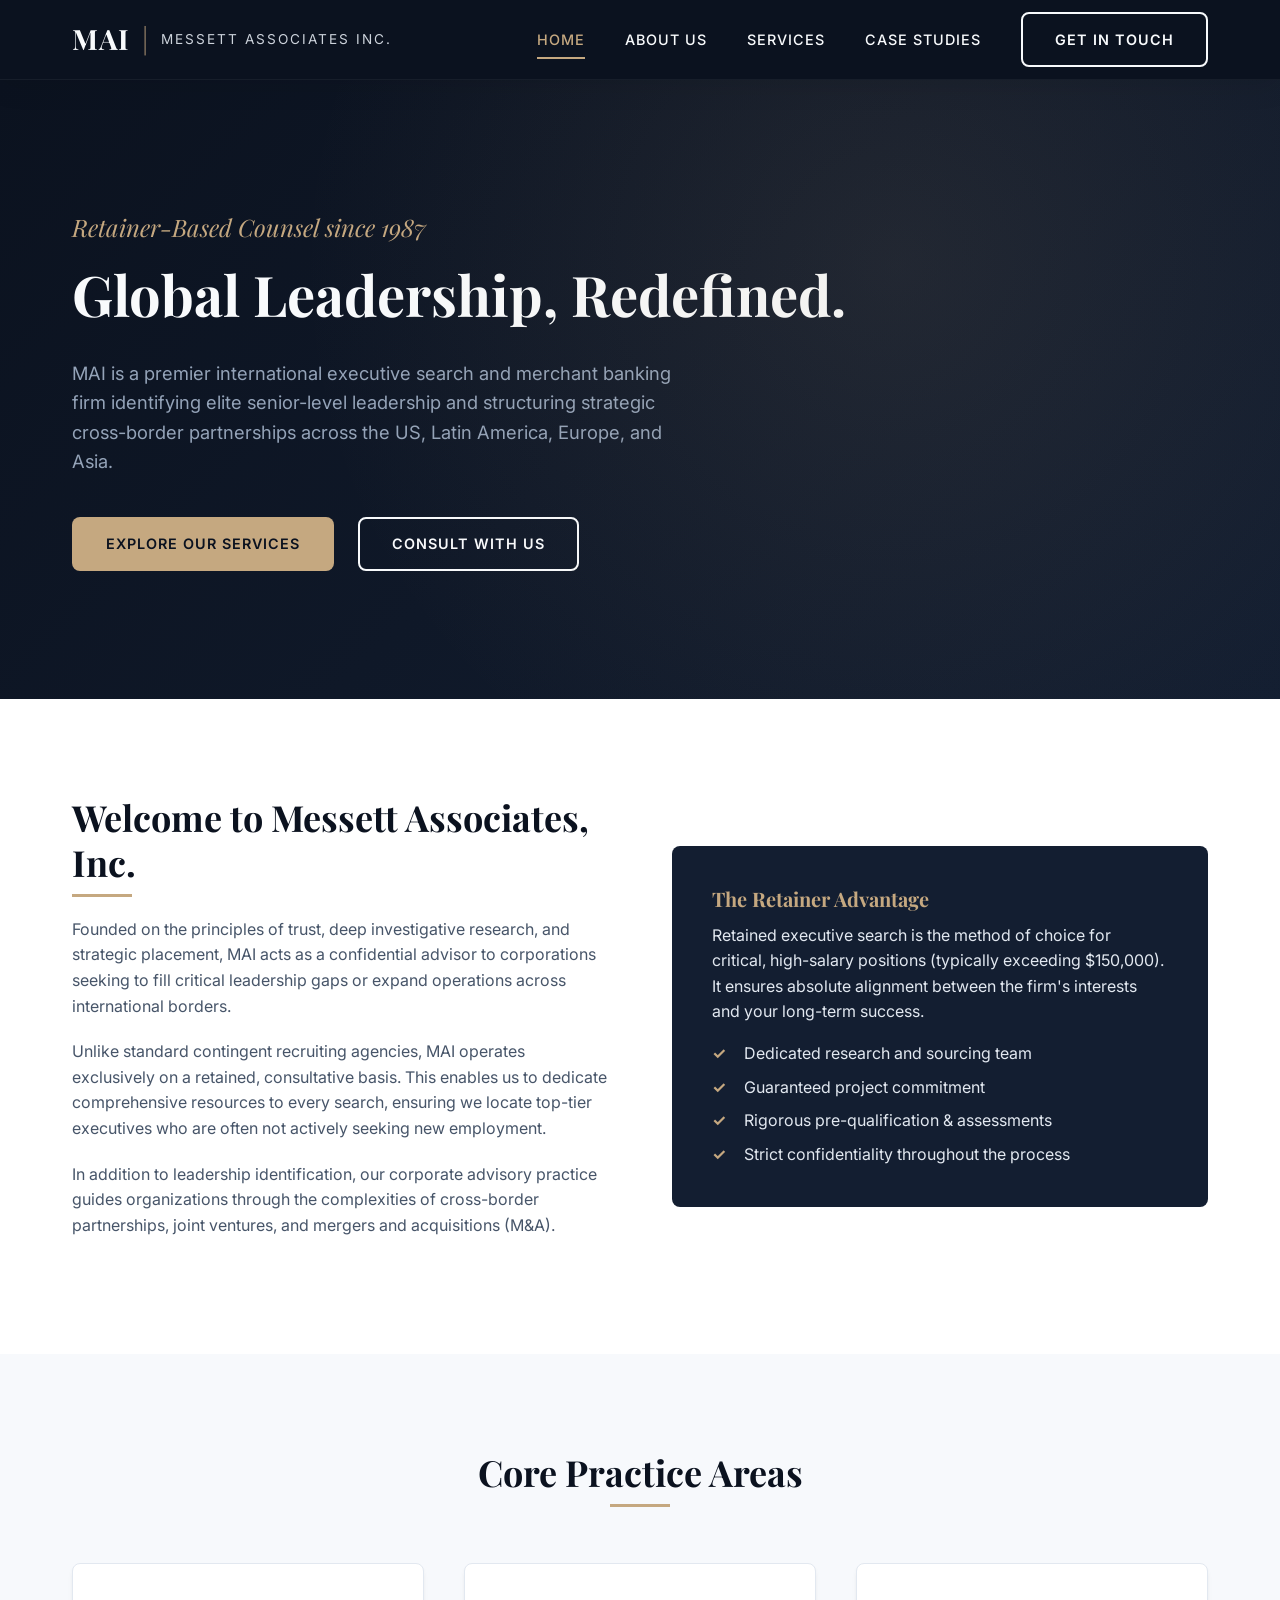
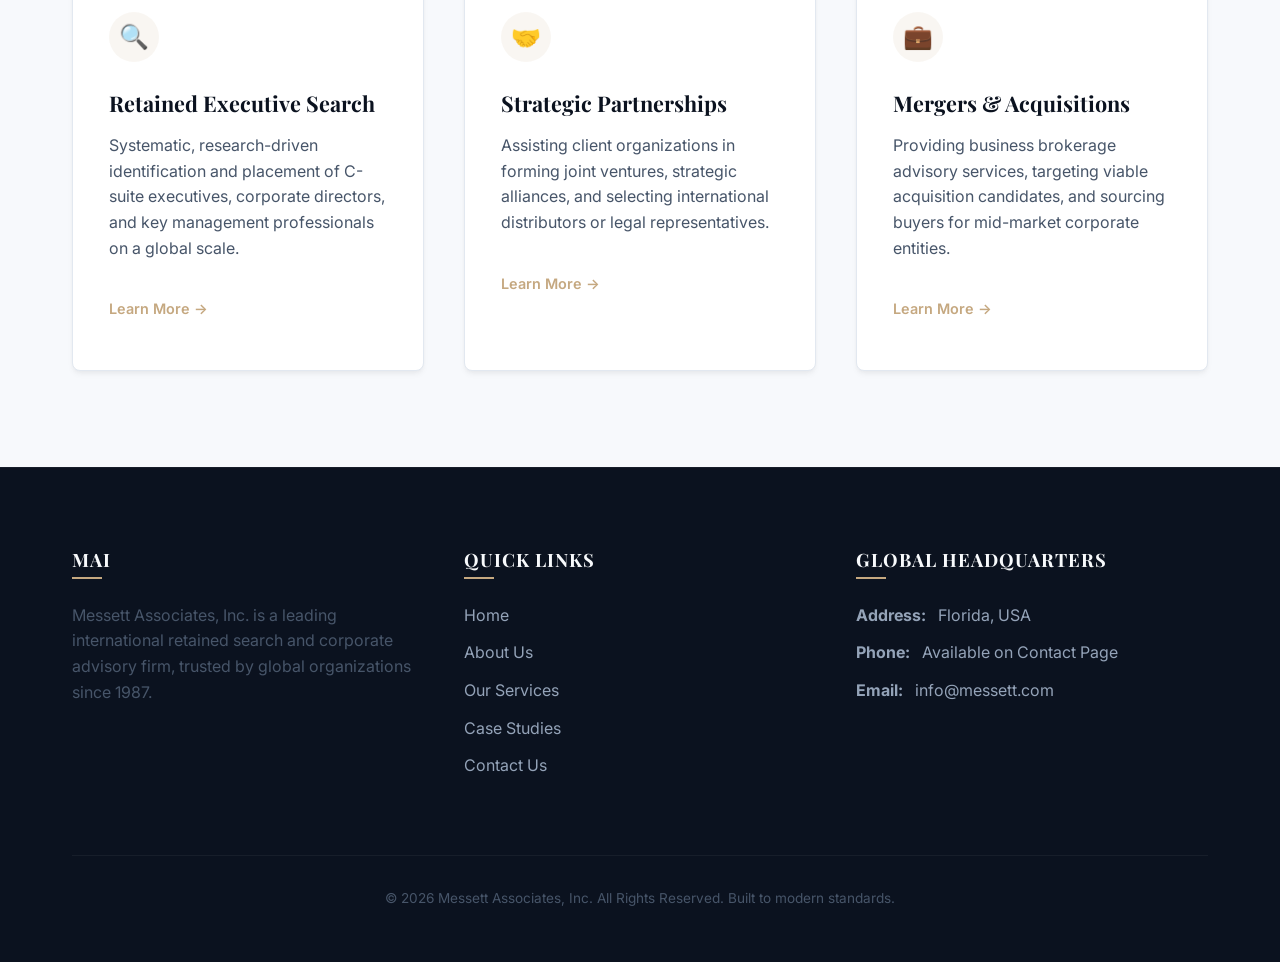
<file: index.html>
<!DOCTYPE html>
<html lang="en">
<head>
  <meta charset="UTF-8">
  <meta name="viewport" content="width=device-width, initial-scale=1.0">
  <title>Messett Associates, Inc. | International Executive Search & M&A</title>
  <meta name="description" content="MAI is an international, retainer-based executive search and merchant banking firm. Specializing in high-level placements and M&A advisory globally since 1987.">
  <link rel="stylesheet" href="style.css">
</head>
<body>

  <!-- Header -->
  <header class="header">
    <div class="container">
      <a href="index.html" class="logo" id="headerLogo">MAI <span class="logo-divider">|</span> <span class="logo-text">Messett Associates Inc.</span></a>
      <button class="nav-toggle" id="navToggle" aria-label="Toggle menu" aria-expanded="false">
        &#9776;
      </button>
      <nav class="nav" id="navMenu">
        <a href="index.html" class="nav-link" id="navHome">Home</a>
        <a href="about.html" class="nav-link" id="navAbout">About Us</a>
        <a href="services.html" class="nav-link" id="navServices">Services</a>
        <a href="cases.html" class="nav-link" id="navCases">Case Studies</a>
        <a href="contact.html" class="btn btn-outline-white" id="navContact">Get In Touch</a>
      </nav>
    </div>
  </header>

  <!-- Hero Section -->
  <section class="hero">
    <div class="container">
      <p class="hero-subtitle">Retainer-Based Counsel since 1987</p>
      <h1 class="hero-title">Global Leadership, Redefined.</h1>
      <p class="hero-desc">MAI is a premier international executive search and merchant banking firm identifying elite senior-level leadership and structuring strategic cross-border partnerships across the US, Latin America, Europe, and Asia.</p>
      <div class="hero-actions">
        <a href="services.html" class="btn btn-primary" id="heroServicesBtn">Explore Our Services</a>
        <a href="contact.html" class="btn btn-outline-white" id="heroContactBtn">Consult with Us</a>
      </div>
    </div>
  </section>

  <!-- Welcome / Intro Section -->
  <section class="section section-white">
    <div class="container">
      <div class="grid-2">
        <div>
          <h2 id="introHeading">Welcome to Messett Associates, Inc.</h2>
          <p>Founded on the principles of trust, deep investigative research, and strategic placement, MAI acts as a confidential advisor to corporations seeking to fill critical leadership gaps or expand operations across international borders.</p>
          <p>Unlike standard contingent recruiting agencies, MAI operates exclusively on a retained, consultative basis. This enables us to dedicate comprehensive resources to every search, ensuring we locate top-tier executives who are often not actively seeking new employment.</p>
          <p>In addition to leadership identification, our corporate advisory practice guides organizations through the complexities of cross-border partnerships, joint ventures, and mergers and acquisitions (M&A).</p>
        </div>
        <div class="callout" style="margin-top: 0;">
          <h4>The Retainer Advantage</h4>
          <p style="margin-bottom: 1rem; color: #E2E8F0;">Retained executive search is the method of choice for critical, high-salary positions (typically exceeding $150,000). It ensures absolute alignment between the firm's interests and your long-term success.</p>
          <ul class="check-list" style="color: #E2E8F0;">
            <li style="color: #E2E8F0; margin-bottom: 0.5rem;">Dedicated research and sourcing team</li>
            <li style="color: #E2E8F0; margin-bottom: 0.5rem;">Guaranteed project commitment</li>
            <li style="color: #E2E8F0; margin-bottom: 0.5rem;">Rigorous pre-qualification & assessments</li>
            <li style="color: #E2E8F0; margin-bottom: 0;">Strict confidentiality throughout the process</li>
          </ul>
        </div>
      </div>
    </div>
  </section>

  <!-- Pillars Section -->
  <section class="section">
    <div class="container">
      <h2 class="center" style="text-align: center; margin-bottom: 3.5rem;" id="pillarsHeading">Core Practice Areas</h2>
      <div class="grid-3">
        <!-- Pillar 1 -->
        <div class="card">
          <div class="card-icon">&#128269;</div>
          <h3 class="card-title">Retained Executive Search</h3>
          <p>Systematic, research-driven identification and placement of C-suite executives, corporate directors, and key management professionals on a global scale.</p>
          <a href="services.html#executive-search" class="card-link" id="learnMoreSearch">Learn More &rarr;</a>
        </div>
        <!-- Pillar 2 -->
        <div class="card">
          <div class="card-icon">&#129309;</div>
          <h3 class="card-title">Strategic Partnerships</h3>
          <p>Assisting client organizations in forming joint ventures, strategic alliances, and selecting international distributors or legal representatives.</p>
          <a href="services.html#strategic-partnerships" class="card-link" id="learnMorePartners">Learn More &rarr;</a>
        </div>
        <!-- Pillar 3 -->
        <div class="card">
          <div class="card-icon">&#128188;</div>
          <h3 class="card-title">Mergers & Acquisitions</h3>
          <p>Providing business brokerage advisory services, targeting viable acquisition candidates, and sourcing buyers for mid-market corporate entities.</p>
          <a href="services.html#mergers-acquisitions" class="card-link" id="learnMoreMA">Learn More &rarr;</a>
        </div>
      </div>
    </div>
  </section>

  <!-- Footer -->
  <footer class="footer">
    <div class="container">
      <div class="grid-3">
        <div>
          <h4 id="footerBrand">MAI</h4>
          <p style="margin-top: 1rem;">Messett Associates, Inc. is a leading international retained search and corporate advisory firm, trusted by global organizations since 1987.</p>
        </div>
        <div>
          <h4>Quick Links</h4>
          <ul class="footer-links">
            <li><a href="index.html" id="footerLinkHome">Home</a></li>
            <li><a href="about.html" id="footerLinkAbout">About Us</a></li>
            <li><a href="services.html" id="footerLinkServices">Our Services</a></li>
            <li><a href="cases.html" id="footerLinkCases">Case Studies</a></li>
            <li><a href="contact.html" id="footerLinkContact">Contact Us</a></li>
          </ul>
        </div>
        <div class="footer-info">
          <h4>Global Headquarters</h4>
          <p><strong>Address:</strong> Florida, USA</p>
          <p><strong>Phone:</strong> Available on Contact Page</p>
          <p><strong>Email:</strong> info@messett.com</p>
        </div>
      </div>
      <div class="footer-bottom">
        <p>&copy; 2026 Messett Associates, Inc. All Rights Reserved. Built to modern standards.</p>
      </div>
    </div>
  </footer>

  <script src="script.js"></script>
</body>
</html>
</file>
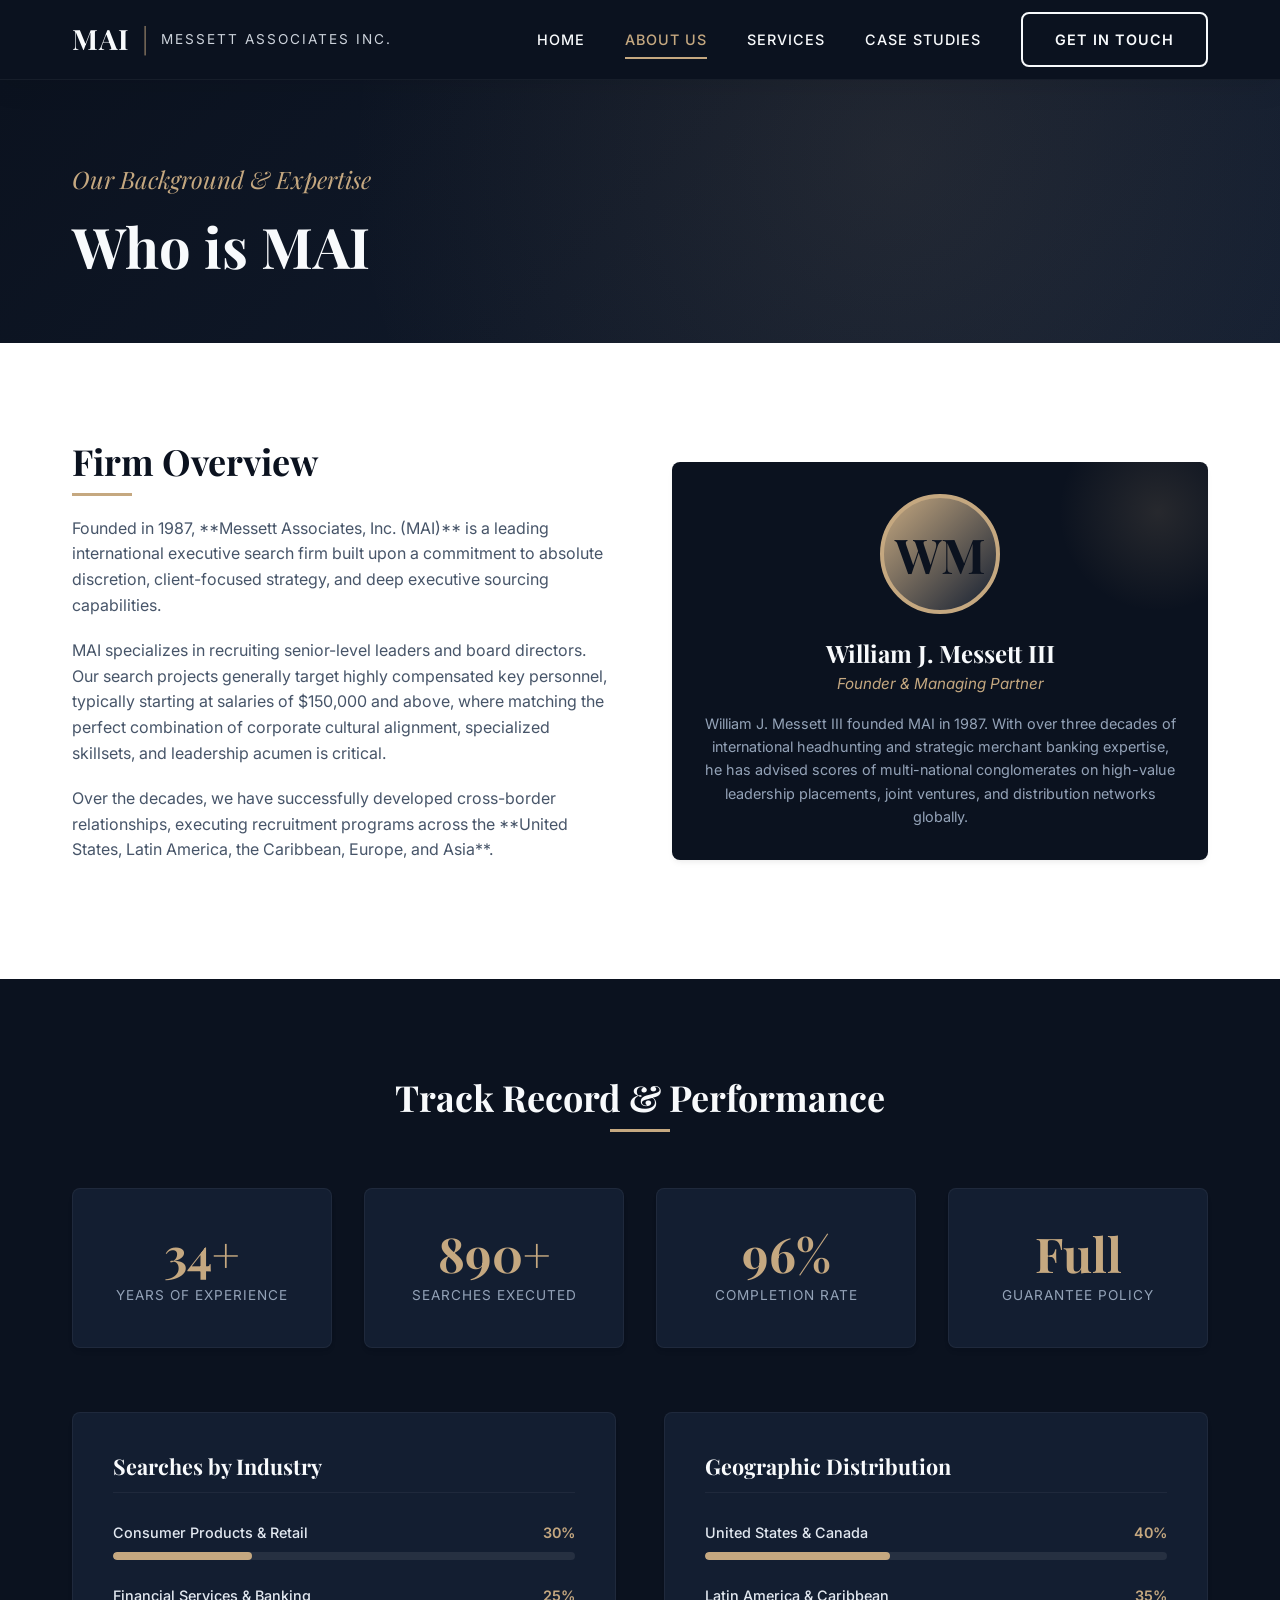
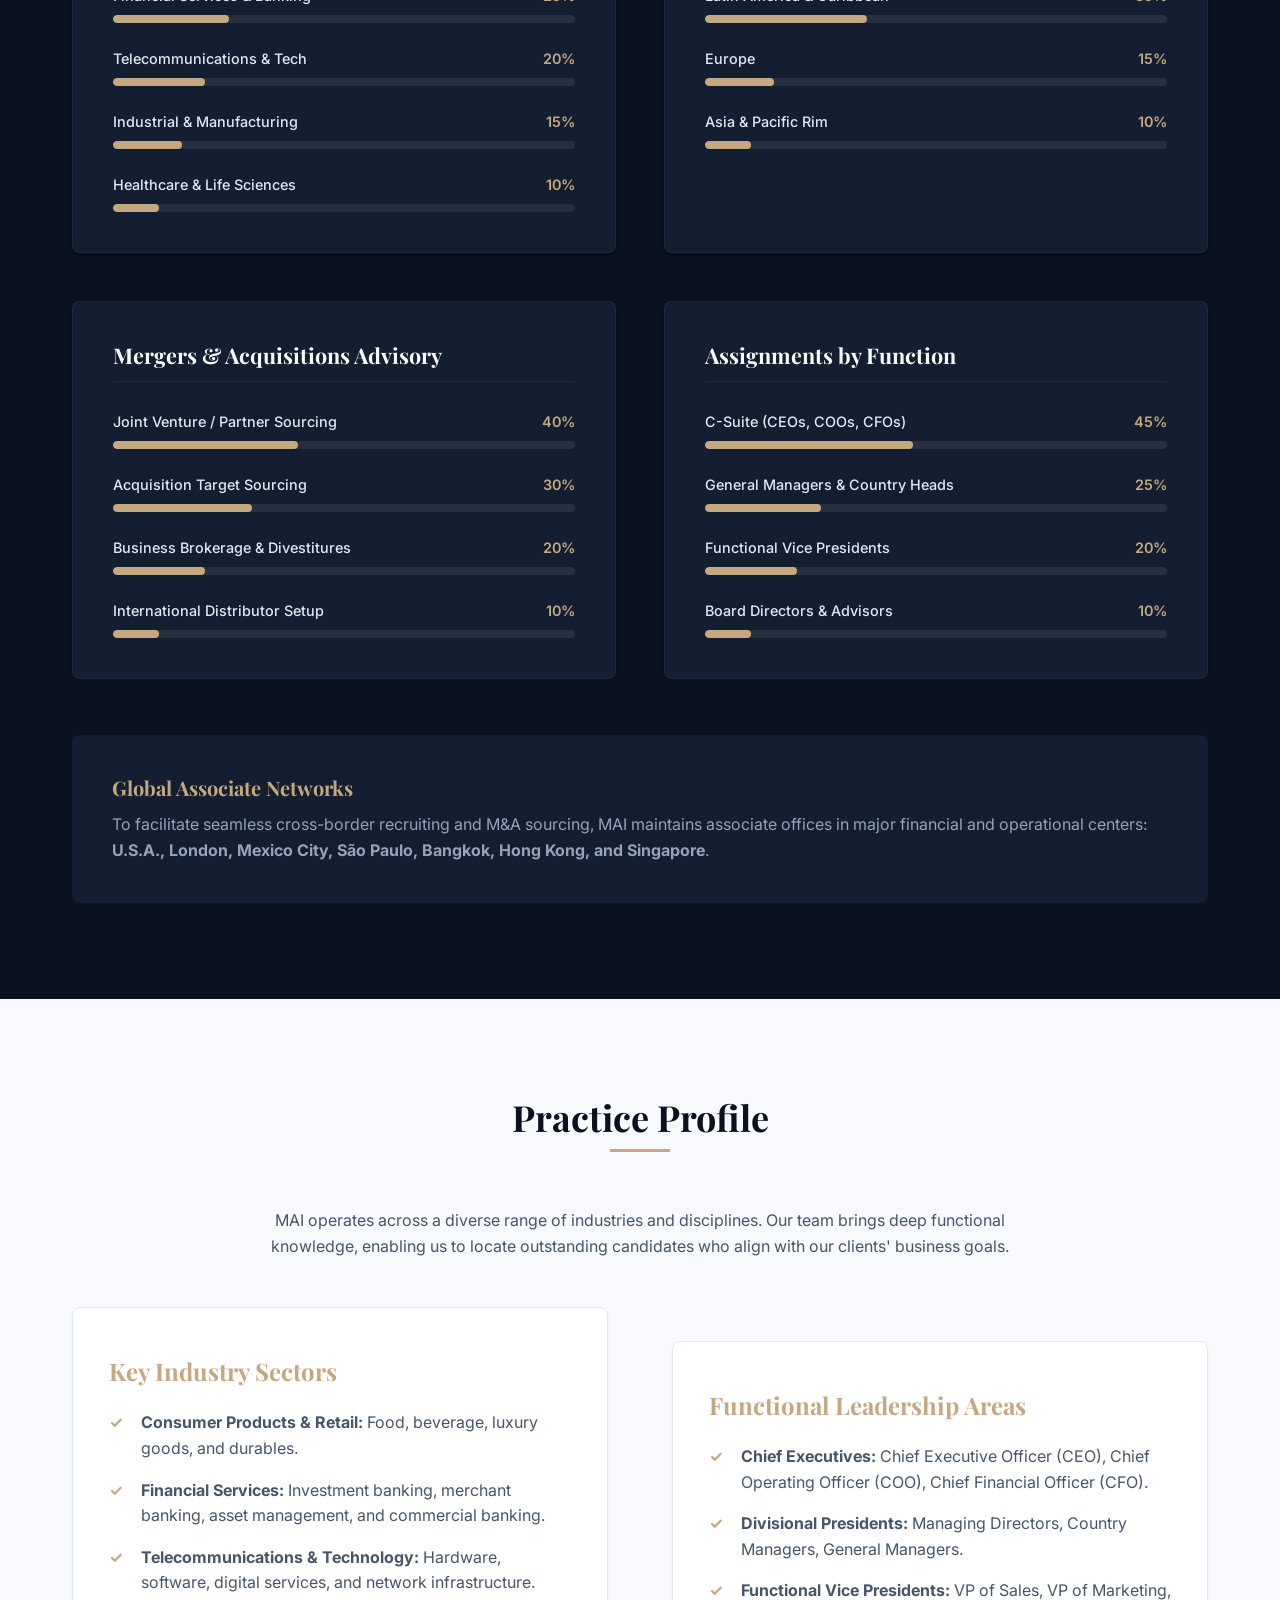
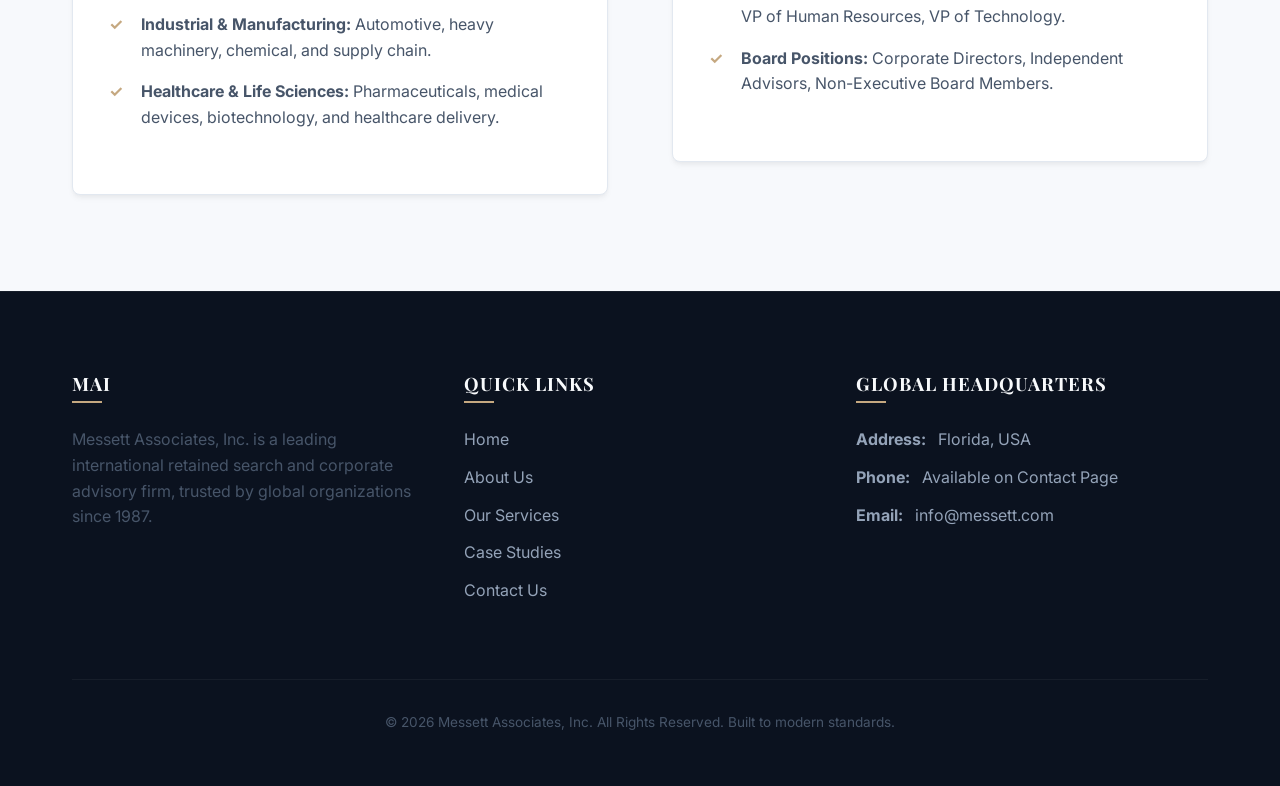
<file: about.html>
<!DOCTYPE html>
<html lang="en">
<head>
  <meta charset="UTF-8">
  <meta name="viewport" content="width=device-width, initial-scale=1.0">
  <title>Who is MAI | About Messett Associates, Inc.</title>
  <meta name="description" content="Learn about Messett Associates, Inc. (MAI), our history since 1987, founder William J. Messett III, and our international recruitment practice profile.">
  <link rel="stylesheet" href="style.css">
</head>
<body>

  <!-- Header -->
  <header class="header">
    <div class="container">
      <a href="index.html" class="logo" id="headerLogo">MAI <span class="logo-divider">|</span> <span class="logo-text">Messett Associates Inc.</span></a>
      <button class="nav-toggle" id="navToggle" aria-label="Toggle menu" aria-expanded="false">
        &#9776;
      </button>
      <nav class="nav" id="navMenu">
        <a href="index.html" class="nav-link" id="navHome">Home</a>
        <a href="about.html" class="nav-link" id="navAbout">About Us</a>
        <a href="services.html" class="nav-link" id="navServices">Services</a>
        <a href="cases.html" class="nav-link" id="navCases">Case Studies</a>
        <a href="contact.html" class="btn btn-outline-white" id="navContact">Get In Touch</a>
      </nav>
    </div>
  </header>

  <!-- Title Banner -->
  <section class="hero" style="padding: 5rem 0 4rem;">
    <div class="container">
      <p class="hero-subtitle">Our Background & Expertise</p>
      <h1 class="hero-title" style="margin-bottom: 0;">Who is MAI</h1>
    </div>
  </section>

  <!-- Company Background -->
  <section class="section section-white">
    <div class="container">
      <div class="grid-2">
        <div>
          <h2 id="aboutFirmHeading">Firm Overview</h2>
          <p>Founded in 1987, **Messett Associates, Inc. (MAI)** is a leading international executive search firm built upon a commitment to absolute discretion, client-focused strategy, and deep executive sourcing capabilities.</p>
          <p>MAI specializes in recruiting senior-level leaders and board directors. Our search projects generally target highly compensated key personnel, typically starting at salaries of $150,000 and above, where matching the perfect combination of corporate cultural alignment, specialized skillsets, and leadership acumen is critical.</p>
          <p>Over the decades, we have successfully developed cross-border relationships, executing recruitment programs across the **United States, Latin America, the Caribbean, Europe, and Asia**.</p>
        </div>
        
        <!-- Founder Profile Bio Block -->
        <div class="bio-image">
          <div class="bio-avatar">WM</div>
          <h3 class="bio-name">William J. Messett III</h3>
          <p class="bio-title">Founder & Managing Partner</p>
          <p style="text-align: center; font-size: 0.9rem; color: #94A3B8; margin-bottom: 0;">
            William J. Messett III founded MAI in 1987. With over three decades of international headhunting and strategic merchant banking expertise, he has advised scores of multi-national conglomerates on high-value leadership placements, joint ventures, and distribution networks globally.
          </p>
        </div>
      </div>
    </div>
  </section>

  <!-- Track Record & Performance Metrics -->
  <section class="section section-dark">
    <div class="container">
      <h2 class="center" style="text-align: center; margin-bottom: 3.5rem;" id="metricsHeading">Track Record &amp; Performance</h2>
      
      <!-- Stats Counters Grid -->
      <div class="stats-grid">
        <div class="stat-item stat-item-dark">
          <div class="stat-number">34+</div>
          <div class="stat-label">Years of Experience</div>
        </div>
        <div class="stat-item stat-item-dark">
          <div class="stat-number">890+</div>
          <div class="stat-label">Searches Executed</div>
        </div>
        <div class="stat-item stat-item-dark">
          <div class="stat-number">96%</div>
          <div class="stat-label">Completion Rate</div>
        </div>
        <div class="stat-item stat-item-dark">
          <div class="stat-number">Full</div>
          <div class="stat-label">Guarantee Policy</div>
        </div>
      </div>

      <!-- Charts Grid -->
      <div class="chart-grid">
        <!-- Chart 1: Industry Distribution -->
        <div class="chart-card chart-card-dark">
          <h3 class="chart-title">Searches by Industry</h3>
          
          <div class="bar-row">
            <div class="bar-label">Consumer Products &amp; Retail <span>30%</span></div>
            <div class="bar-track"><div class="bar-fill" style="width: 30%;"></div></div>
          </div>
          
          <div class="bar-row">
            <div class="bar-label">Financial Services &amp; Banking <span>25%</span></div>
            <div class="bar-track"><div class="bar-fill" style="width: 25%;"></div></div>
          </div>
          
          <div class="bar-row">
            <div class="bar-label">Telecommunications &amp; Tech <span>20%</span></div>
            <div class="bar-track"><div class="bar-fill" style="width: 20%;"></div></div>
          </div>

          <div class="bar-row">
            <div class="bar-label">Industrial &amp; Manufacturing <span>15%</span></div>
            <div class="bar-track"><div class="bar-fill" style="width: 15%;"></div></div>
          </div>

          <div class="bar-row">
            <div class="bar-label">Healthcare &amp; Life Sciences <span>10%</span></div>
            <div class="bar-track"><div class="bar-fill" style="width: 10%;"></div></div>
          </div>
        </div>

        <!-- Chart 2: Geographic Distribution -->
        <div class="chart-card chart-card-dark">
          <h3 class="chart-title">Geographic Distribution</h3>
          
          <div class="bar-row">
            <div class="bar-label">United States &amp; Canada <span>40%</span></div>
            <div class="bar-track"><div class="bar-fill" style="width: 40%;"></div></div>
          </div>
          
          <div class="bar-row">
            <div class="bar-label">Latin America &amp; Caribbean <span>35%</span></div>
            <div class="bar-track"><div class="bar-fill" style="width: 35%;"></div></div>
          </div>
          
          <div class="bar-row">
            <div class="bar-label">Europe <span>15%</span></div>
            <div class="bar-track"><div class="bar-fill" style="width: 15%;"></div></div>
          </div>

          <div class="bar-row">
            <div class="bar-label">Asia &amp; Pacific Rim <span>10%</span></div>
            <div class="bar-track"><div class="bar-fill" style="width: 10%;"></div></div>
          </div>
        </div>

        <!-- Chart 3: Mergers & Acquisitions -->
        <div class="chart-card chart-card-dark">
          <h3 class="chart-title">Mergers &amp; Acquisitions Advisory</h3>
          
          <div class="bar-row">
            <div class="bar-label">Joint Venture / Partner Sourcing <span>40%</span></div>
            <div class="bar-track"><div class="bar-fill" style="width: 40%;"></div></div>
          </div>
          
          <div class="bar-row">
            <div class="bar-label">Acquisition Target Sourcing <span>30%</span></div>
            <div class="bar-track"><div class="bar-fill" style="width: 30%;"></div></div>
          </div>
          
          <div class="bar-row">
            <div class="bar-label">Business Brokerage &amp; Divestitures <span>20%</span></div>
            <div class="bar-track"><div class="bar-fill" style="width: 20%;"></div></div>
          </div>

          <div class="bar-row">
            <div class="bar-label">International Distributor Setup <span>10%</span></div>
            <div class="bar-track"><div class="bar-fill" style="width: 10%;"></div></div>
          </div>
        </div>

        <!-- Chart 4: Assignments by Function -->
        <div class="chart-card chart-card-dark">
          <h3 class="chart-title">Assignments by Function</h3>
          
          <div class="bar-row">
            <div class="bar-label">C-Suite (CEOs, COOs, CFOs) <span>45%</span></div>
            <div class="bar-track"><div class="bar-fill" style="width: 45%;"></div></div>
          </div>
          
          <div class="bar-row">
            <div class="bar-label">General Managers &amp; Country Heads <span>25%</span></div>
            <div class="bar-track"><div class="bar-fill" style="width: 25%;"></div></div>
          </div>
          
          <div class="bar-row">
            <div class="bar-label">Functional Vice Presidents <span>20%</span></div>
            <div class="bar-track"><div class="bar-fill" style="width: 20%;"></div></div>
          </div>

          <div class="bar-row">
            <div class="bar-label">Board Directors &amp; Advisors <span>10%</span></div>
            <div class="bar-track"><div class="bar-fill" style="width: 10%;"></div></div>
          </div>
        </div>
      </div>
      
      <!-- Associate Offices Callout -->
      <div class="callout" style="margin-top: 3.5rem; background-color: var(--color-secondary);">
        <h4 style="color: var(--color-accent);">Global Associate Networks</h4>
        <p style="color: #94A3B8; margin-bottom: 0;">To facilitate seamless cross-border recruiting and M&amp;A sourcing, MAI maintains associate offices in major financial and operational centers: <strong>U.S.A., London, Mexico City, São Paulo, Bangkok, Hong Kong, and Singapore</strong>.</p>
      </div>
    </div>
  </section>

  <!-- Practice Profile Section -->
  <section class="section">
    <div class="container">
      <h2 class="center" style="text-align: center; margin-bottom: 3.5rem;" id="practiceProfileHeading">Practice Profile</h2>
      <p style="text-align: center; max-width: 800px; margin: 0 auto 3rem;" class="lead">
        MAI operates across a diverse range of industries and disciplines. Our team brings deep functional knowledge, enabling us to locate outstanding candidates who align with our clients' business goals.
      </p>
      
      <div class="grid-2">
        <!-- Industry Specializations -->
        <div class="card">
          <h3 style="color: var(--color-accent); margin-bottom: 1.5rem;">Key Industry Sectors</h3>
          <ul class="check-list">
            <li><strong>Consumer Products & Retail:</strong> Food, beverage, luxury goods, and durables.</li>
            <li><strong>Financial Services:</strong> Investment banking, merchant banking, asset management, and commercial banking.</li>
            <li><strong>Telecommunications & Technology:</strong> Hardware, software, digital services, and network infrastructure.</li>
            <li><strong>Industrial & Manufacturing:</strong> Automotive, heavy machinery, chemical, and supply chain.</li>
            <li><strong>Healthcare & Life Sciences:</strong> Pharmaceuticals, medical devices, biotechnology, and healthcare delivery.</li>
          </ul>
        </div>

        <!-- Functional Roles Filled -->
        <div class="card">
          <h3 style="color: var(--color-accent); margin-bottom: 1.5rem;">Functional Leadership Areas</h3>
          <ul class="check-list">
            <li><strong>Chief Executives:</strong> Chief Executive Officer (CEO), Chief Operating Officer (COO), Chief Financial Officer (CFO).</li>
            <li><strong>Divisional Presidents:</strong> Managing Directors, Country Managers, General Managers.</li>
            <li><strong>Functional Vice Presidents:</strong> VP of Sales, VP of Marketing, VP of Human Resources, VP of Technology.</li>
            <li><strong>Board Positions:</strong> Corporate Directors, Independent Advisors, Non-Executive Board Members.</li>
          </ul>
        </div>
      </div>
    </div>
  </section>

  <!-- Footer -->
  <footer class="footer">
    <div class="container">
      <div class="grid-3">
        <div>
          <h4 id="footerBrand">MAI</h4>
          <p style="margin-top: 1rem;">Messett Associates, Inc. is a leading international retained search and corporate advisory firm, trusted by global organizations since 1987.</p>
        </div>
        <div>
          <h4>Quick Links</h4>
          <ul class="footer-links">
            <li><a href="index.html" id="footerLinkHome">Home</a></li>
            <li><a href="about.html" id="footerLinkAbout">About Us</a></li>
            <li><a href="services.html" id="footerLinkServices">Our Services</a></li>
            <li><a href="cases.html" id="footerLinkCases">Case Studies</a></li>
            <li><a href="contact.html" id="footerLinkContact">Contact Us</a></li>
          </ul>
        </div>
        <div class="footer-info">
          <h4>Global Headquarters</h4>
          <p><strong>Address:</strong> Florida, USA</p>
          <p><strong>Phone:</strong> Available on Contact Page</p>
          <p><strong>Email:</strong> info@messett.com</p>
        </div>
      </div>
      <div class="footer-bottom">
        <p>&copy; 2026 Messett Associates, Inc. All Rights Reserved. Built to modern standards.</p>
      </div>
    </div>
  </footer>

  <script src="script.js"></script>
</body>
</html>
</file>
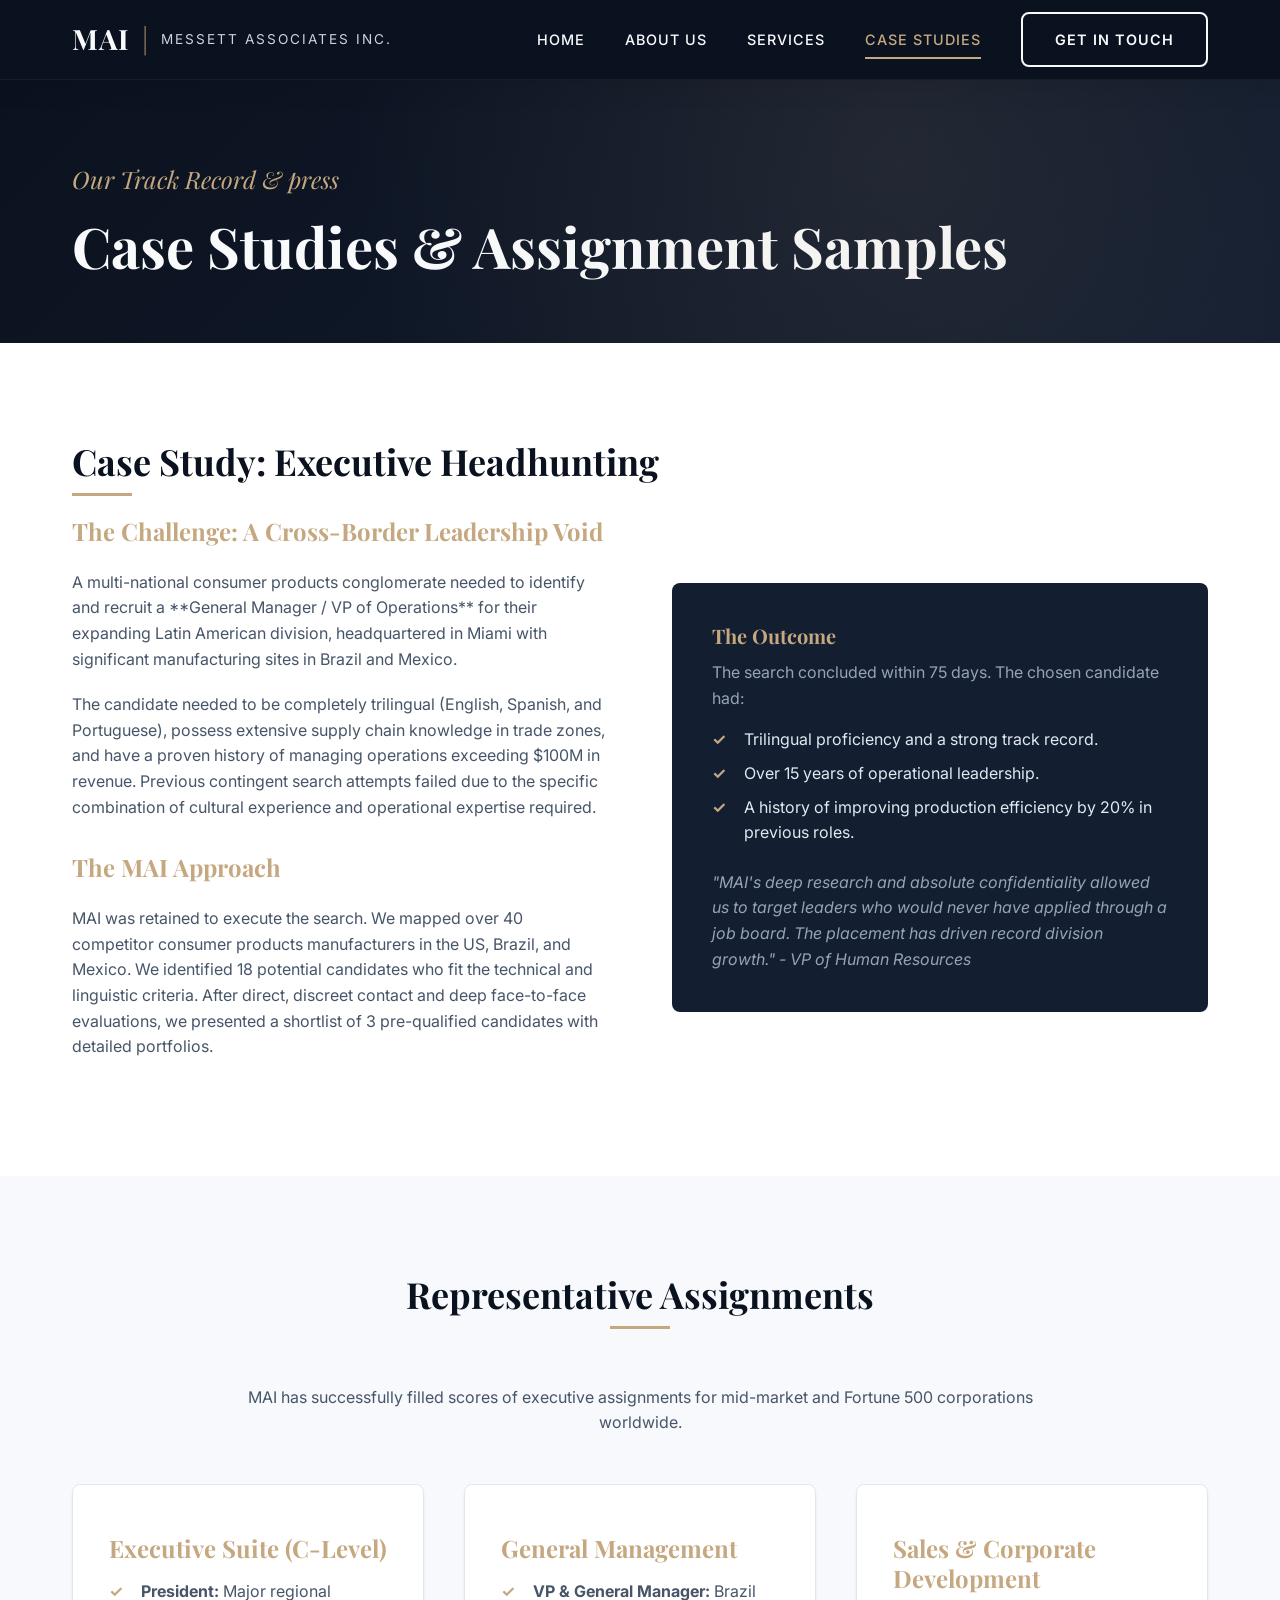
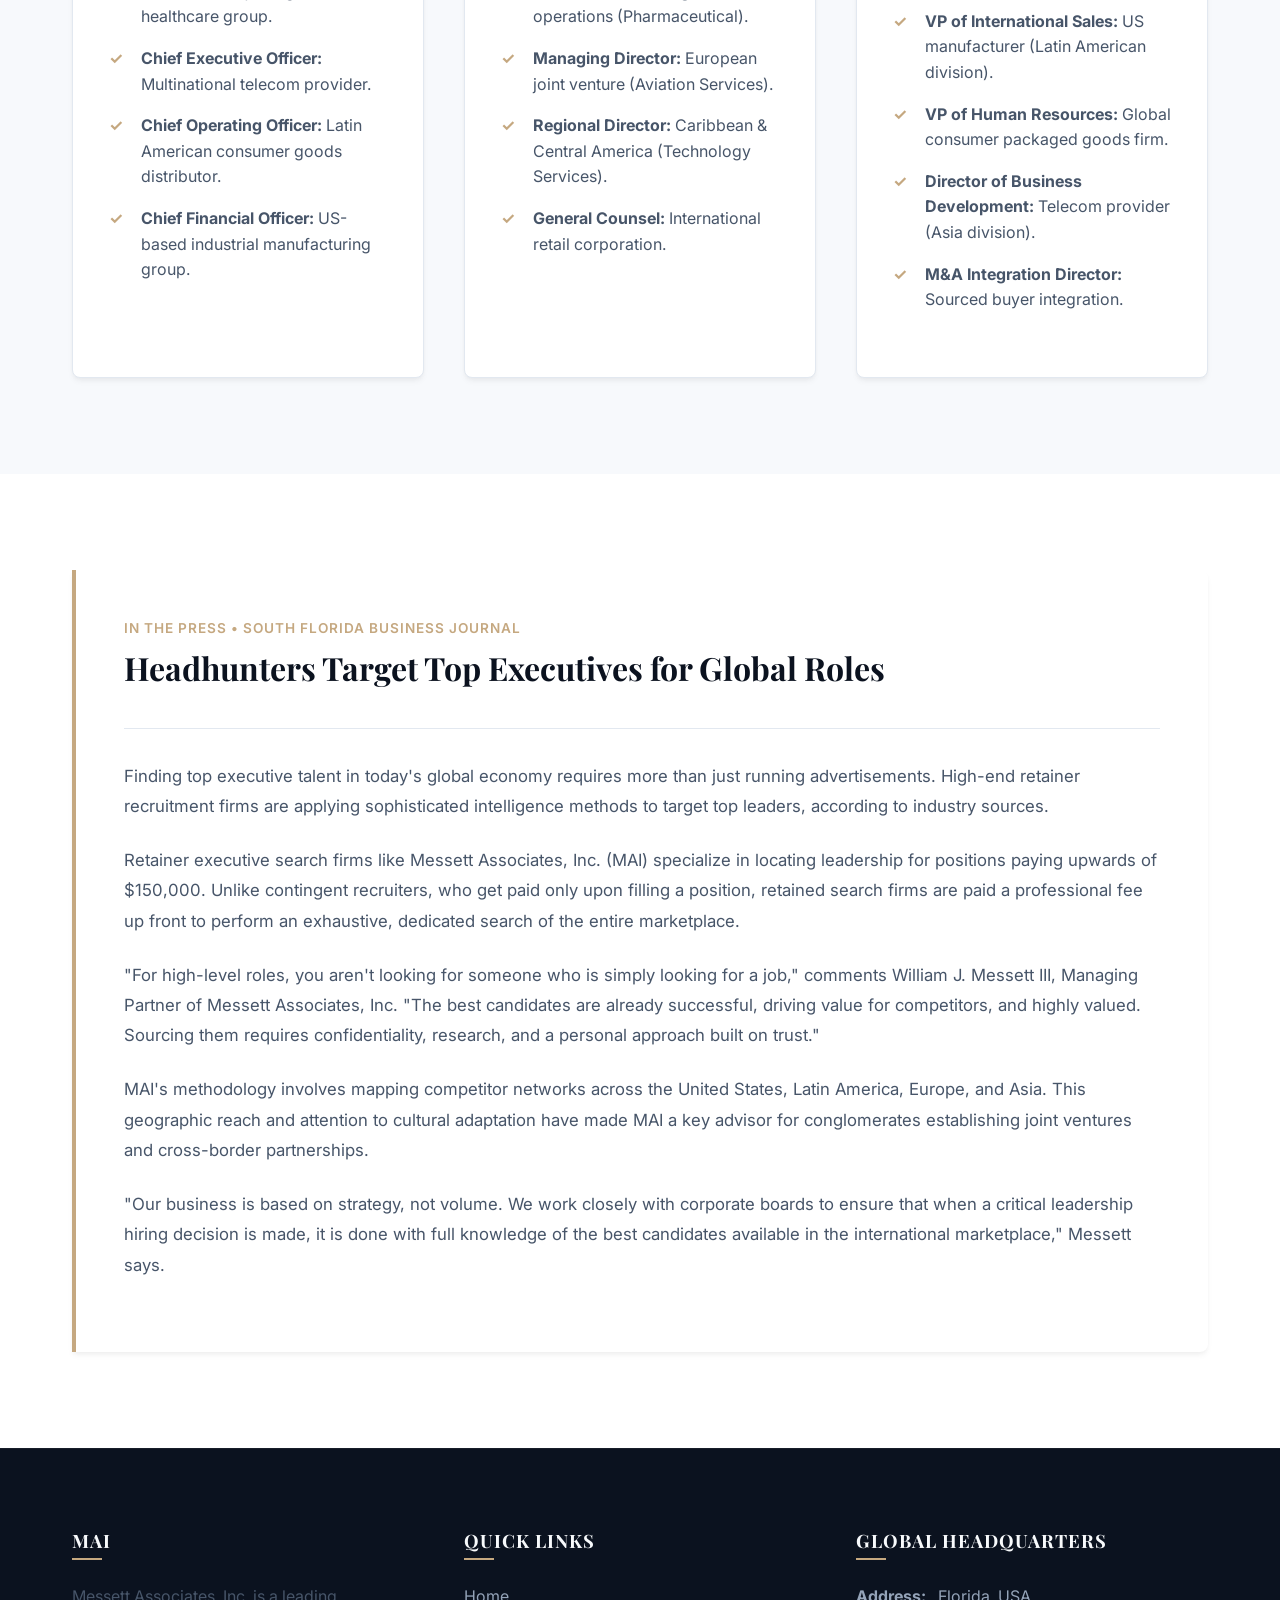
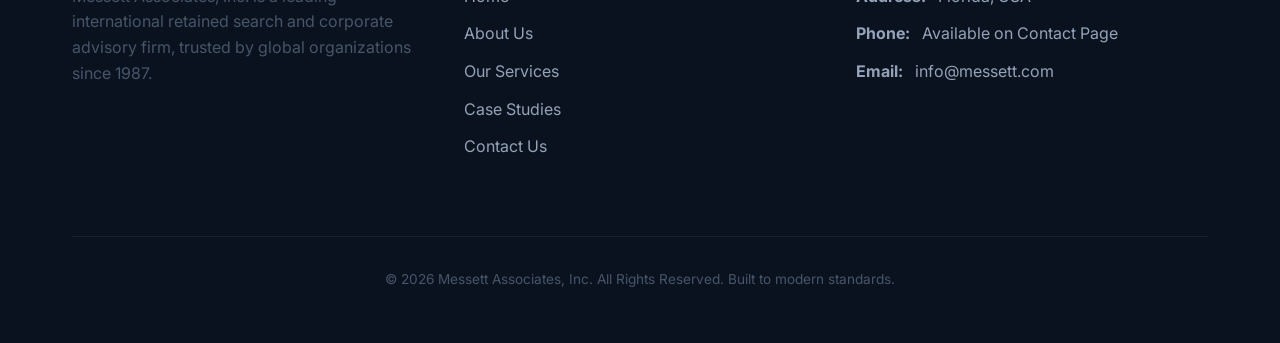
<file: cases.html>
<!DOCTYPE html>
<html lang="en">
<head>
  <meta charset="UTF-8">
  <meta name="viewport" content="width=device-width, initial-scale=1.0">
  <title>Case Studies &amp; Placements | Messett Associates, Inc.</title>
  <meta name="description" content="Read case studies on our headhunting process, review lists of global executive assignments, and check press articles regarding Messett Associates.">
  <link rel="stylesheet" href="style.css">
</head>
<body>

  <!-- Header -->
  <header class="header">
    <div class="container">
      <a href="index.html" class="logo" id="headerLogo">MAI <span class="logo-divider">|</span> <span class="logo-text">Messett Associates Inc.</span></a>
      <button class="nav-toggle" id="navToggle" aria-label="Toggle menu" aria-expanded="false">
        &#9776;
      </button>
      <nav class="nav" id="navMenu">
        <a href="index.html" class="nav-link" id="navHome">Home</a>
        <a href="about.html" class="nav-link" id="navAbout">About Us</a>
        <a href="services.html" class="nav-link" id="navServices">Services</a>
        <a href="cases.html" class="nav-link" id="navCases">Case Studies</a>
        <a href="contact.html" class="btn btn-outline-white" id="navContact">Get In Touch</a>
      </nav>
    </div>
  </header>

  <!-- Title Banner -->
  <section class="hero" style="padding: 5rem 0 4rem;">
    <div class="container">
      <p class="hero-subtitle">Our Track Record & press</p>
      <h1 class="hero-title" style="margin-bottom: 0;">Case Studies &amp; Assignment Samples</h1>
    </div>
  </section>

  <!-- Case Study Section -->
  <section class="section section-white">
    <div class="container">
      <h2 id="caseHeading">Case Study: Executive Headhunting</h2>
      <div class="grid-2">
        <div>
          <h3 style="color: var(--color-accent); margin-bottom: 1.5rem;">The Challenge: A Cross-Border Leadership Void</h3>
          <p>A multi-national consumer products conglomerate needed to identify and recruit a **General Manager / VP of Operations** for their expanding Latin American division, headquartered in Miami with significant manufacturing sites in Brazil and Mexico.</p>
          <p>The candidate needed to be completely trilingual (English, Spanish, and Portuguese), possess extensive supply chain knowledge in trade zones, and have a proven history of managing operations exceeding $100M in revenue. Previous contingent search attempts failed due to the specific combination of cultural experience and operational expertise required.</p>
          
          <h3 style="color: var(--color-accent); margin-bottom: 1.5rem; margin-top: 2rem;">The MAI Approach</h3>
          <p>MAI was retained to execute the search. We mapped over 40 competitor consumer products manufacturers in the US, Brazil, and Mexico. We identified 18 potential candidates who fit the technical and linguistic criteria. After direct, discreet contact and deep face-to-face evaluations, we presented a shortlist of 3 pre-qualified candidates with detailed portfolios.</p>
        </div>
        
        <div class="callout" style="margin-top: 0;">
          <h4>The Outcome</h4>
          <p style="color: #94A3B8; margin-bottom: 1rem;">The search concluded within 75 days. The chosen candidate had:</p>
          <ul class="check-list">
            <li style="color: #E2E8F0; margin-bottom: 0.5rem;">Trilingual proficiency and a strong track record.</li>
            <li style="color: #E2E8F0; margin-bottom: 0.5rem;">Over 15 years of operational leadership.</li>
            <li style="color: #E2E8F0; margin-bottom: 0.5rem;">A history of improving production efficiency by 20% in previous roles.</li>
          </ul>
          <p style="color: #94A3B8; margin-top: 1.5rem; font-style: italic;">"MAI's deep research and absolute confidentiality allowed us to target leaders who would never have applied through a job board. The placement has driven record division growth." - VP of Human Resources</p>
        </div>
      </div>
    </div>
  </section>

  <!-- Assignment Samples Section -->
  <section class="section">
    <div class="container">
      <h2 class="center" style="text-align: center; margin-bottom: 3.5rem;" id="assignmentsHeading">Representative Assignments</h2>
      <p style="text-align: center; max-width: 800px; margin: 0 auto 3rem;" class="lead">
        MAI has successfully filled scores of executive assignments for mid-market and Fortune 500 corporations worldwide.
      </p>

      <div class="grid-3">
        <!-- Card 1 -->
        <div class="card">
          <h3 style="color: var(--color-accent); margin-bottom: 1rem;">Executive Suite (C-Level)</h3>
          <ul class="check-list">
            <li><strong>President:</strong> Major regional healthcare group.</li>
            <li><strong>Chief Executive Officer:</strong> Multinational telecom provider.</li>
            <li><strong>Chief Operating Officer:</strong> Latin American consumer goods distributor.</li>
            <li><strong>Chief Financial Officer:</strong> US-based industrial manufacturing group.</li>
          </ul>
        </div>
        <!-- Card 2 -->
        <div class="card">
          <h3 style="color: var(--color-accent); margin-bottom: 1rem;">General Management</h3>
          <ul class="check-list">
            <li><strong>VP &amp; General Manager:</strong> Brazil operations (Pharmaceutical).</li>
            <li><strong>Managing Director:</strong> European joint venture (Aviation Services).</li>
            <li><strong>Regional Director:</strong> Caribbean &amp; Central America (Technology Services).</li>
            <li><strong>General Counsel:</strong> International retail corporation.</li>
          </ul>
        </div>
        <!-- Card 3 -->
        <div class="card">
          <h3 style="color: var(--color-accent); margin-bottom: 1rem;">Sales &amp; Corporate Development</h3>
          <ul class="check-list">
            <li><strong>VP of International Sales:</strong> US manufacturer (Latin American division).</li>
            <li><strong>VP of Human Resources:</strong> Global consumer packaged goods firm.</li>
            <li><strong>Director of Business Development:</strong> Telecom provider (Asia division).</li>
            <li><strong>M&amp;A Integration Director:</strong> Sourced buyer integration.</li>
          </ul>
        </div>
      </div>
    </div>
  </section>

  <!-- S. Florida Business Journal Article -->
  <section class="section section-white">
    <div class="container">
      <div class="article-block">
        <div class="article-header">
          <div class="article-meta">In the Press &bull; South Florida Business Journal</div>
          <h3 class="article-headline">Headhunters Target Top Executives for Global Roles</h3>
        </div>
        <div class="article-body">
          <p>Finding top executive talent in today's global economy requires more than just running advertisements. High-end retainer recruitment firms are applying sophisticated intelligence methods to target top leaders, according to industry sources.</p>
          
          <p>Retainer executive search firms like Messett Associates, Inc. (MAI) specialize in locating leadership for positions paying upwards of $150,000. Unlike contingent recruiters, who get paid only upon filling a position, retained search firms are paid a professional fee up front to perform an exhaustive, dedicated search of the entire marketplace.</p>
          
          <p>"For high-level roles, you aren't looking for someone who is simply looking for a job," comments William J. Messett III, Managing Partner of Messett Associates, Inc. "The best candidates are already successful, driving value for competitors, and highly valued. Sourcing them requires confidentiality, research, and a personal approach built on trust."</p>
          
          <p>MAI's methodology involves mapping competitor networks across the United States, Latin America, Europe, and Asia. This geographic reach and attention to cultural adaptation have made MAI a key advisor for conglomerates establishing joint ventures and cross-border partnerships.</p>
          
          <p>"Our business is based on strategy, not volume. We work closely with corporate boards to ensure that when a critical leadership hiring decision is made, it is done with full knowledge of the best candidates available in the international marketplace," Messett says.</p>
        </div>
      </div>
    </div>
  </section>

  <!-- Footer -->
  <footer class="footer">
    <div class="container">
      <div class="grid-3">
        <div>
          <h4 id="footerBrand">MAI</h4>
          <p style="margin-top: 1rem;">Messett Associates, Inc. is a leading international retained search and corporate advisory firm, trusted by global organizations since 1987.</p>
        </div>
        <div>
          <h4>Quick Links</h4>
          <ul class="footer-links">
            <li><a href="index.html" id="footerLinkHome">Home</a></li>
            <li><a href="about.html" id="footerLinkAbout">About Us</a></li>
            <li><a href="services.html" id="footerLinkServices">Our Services</a></li>
            <li><a href="cases.html" id="footerLinkCases">Case Studies</a></li>
            <li><a href="contact.html" id="footerLinkContact">Contact Us</a></li>
          </ul>
        </div>
        <div class="footer-info">
          <h4>Global Headquarters</h4>
          <p><strong>Address:</strong> Florida, USA</p>
          <p><strong>Phone:</strong> Available on Contact Page</p>
          <p><strong>Email:</strong> info@messett.com</p>
        </div>
      </div>
      <div class="footer-bottom">
        <p>&copy; 2026 Messett Associates, Inc. All Rights Reserved. Built to modern standards.</p>
      </div>
    </div>
  </footer>

  <script src="script.js"></script>
</body>
</html>
</file>
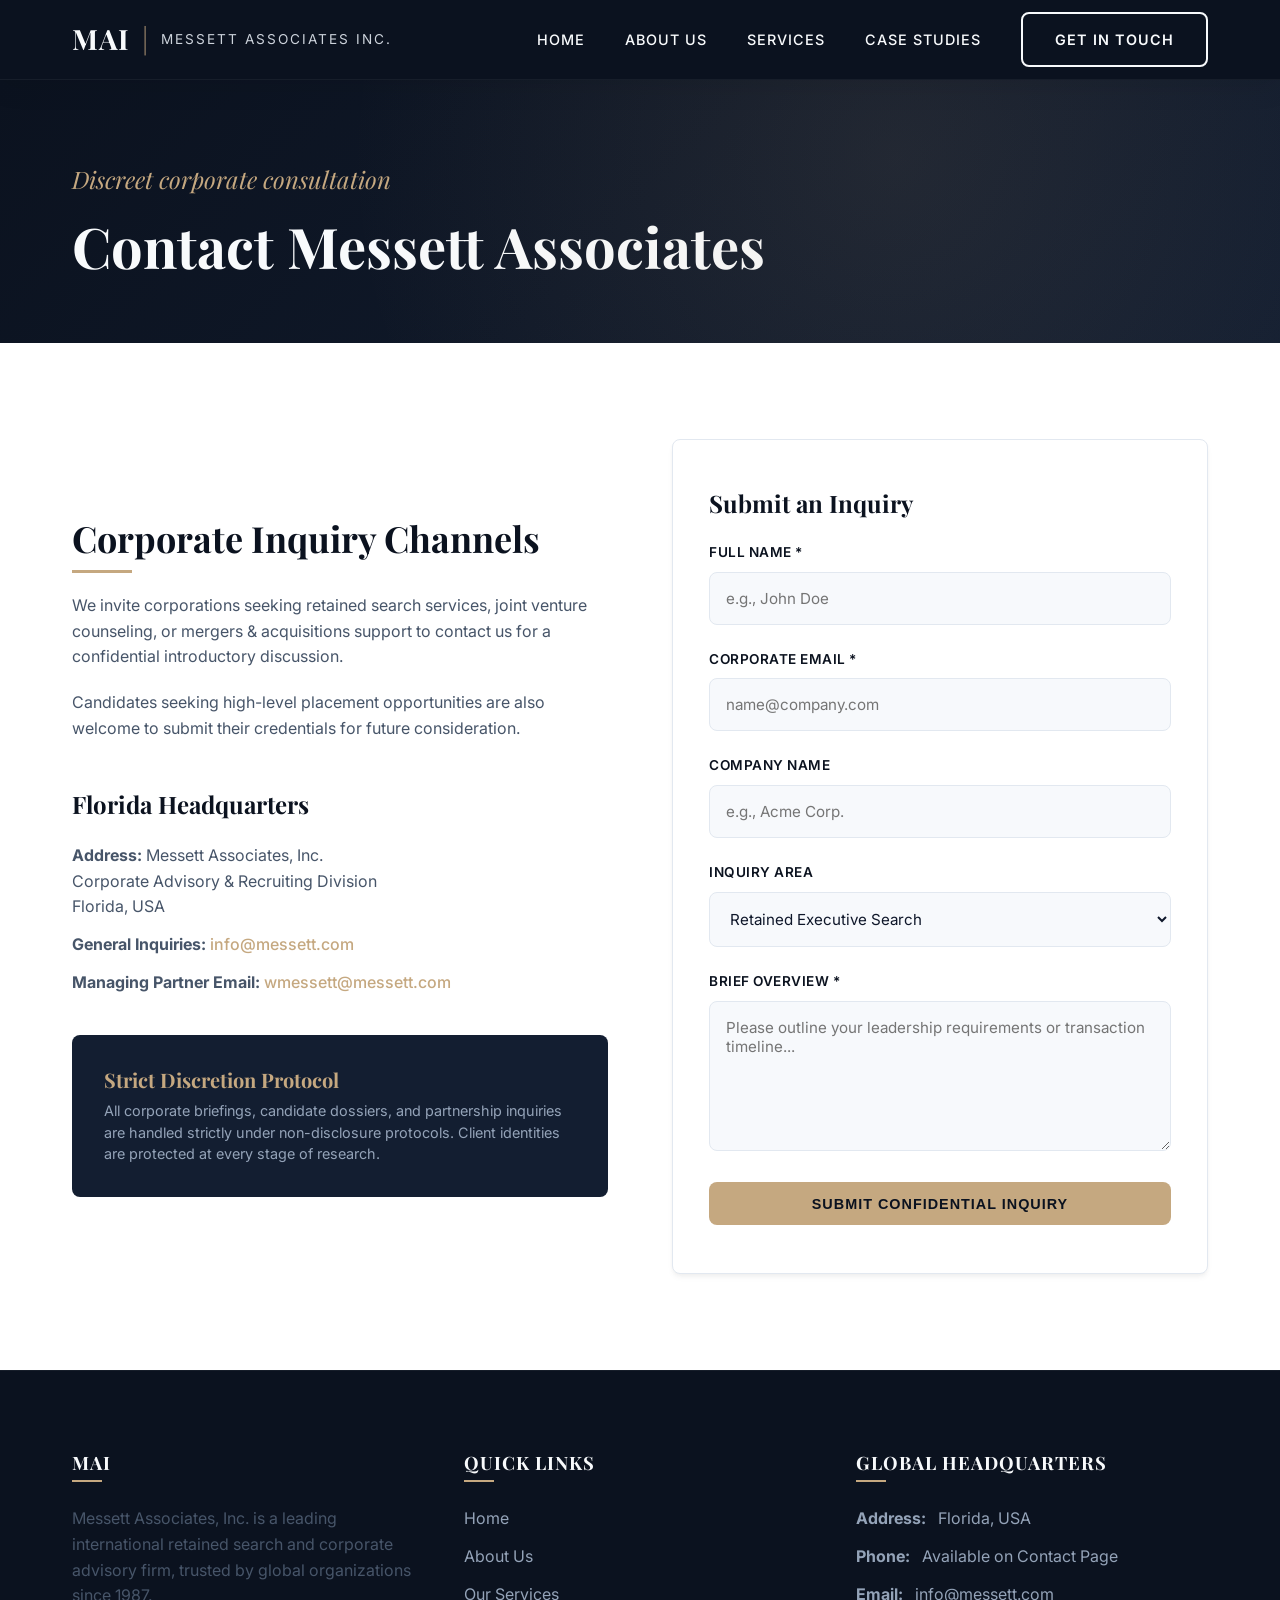
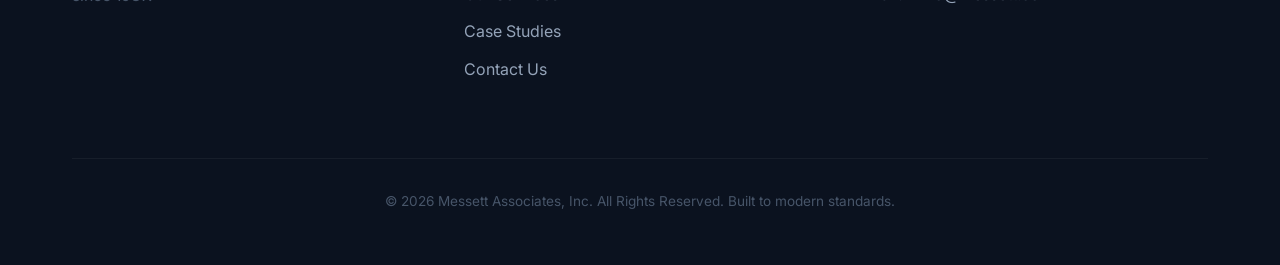
<file: contact.html>
<!DOCTYPE html>
<html lang="en">
<head>
  <meta charset="UTF-8">
  <meta name="viewport" content="width=device-width, initial-scale=1.0">
  <title>Contact Us | Messett Associates, Inc.</title>
  <meta name="description" content="Connect with Messett Associates, Inc. for executive retained search requests, M&A inquiries, joint ventures, or corporate strategy consultation.">
  <link rel="stylesheet" href="style.css">
</head>
<body>

  <!-- Header -->
  <header class="header">
    <div class="container">
      <a href="index.html" class="logo" id="headerLogo">MAI <span class="logo-divider">|</span> <span class="logo-text">Messett Associates Inc.</span></a>
      <button class="nav-toggle" id="navToggle" aria-label="Toggle menu" aria-expanded="false">
        &#9776;
      </button>
      <nav class="nav" id="navMenu">
        <a href="index.html" class="nav-link" id="navHome">Home</a>
        <a href="about.html" class="nav-link" id="navAbout">About Us</a>
        <a href="services.html" class="nav-link" id="navServices">Services</a>
        <a href="cases.html" class="nav-link" id="navCases">Case Studies</a>
        <a href="contact.html" class="btn btn-outline-white" id="navContact">Get In Touch</a>
      </nav>
    </div>
  </header>

  <!-- Title Banner -->
  <section class="hero" style="padding: 5rem 0 4rem;">
    <div class="container">
      <p class="hero-subtitle">Discreet corporate consultation</p>
      <h1 class="hero-title" style="margin-bottom: 0;">Contact Messett Associates</h1>
    </div>
  </section>

  <!-- Contact Form & Details Section -->
  <section class="section section-white">
    <div class="container">
      <div class="grid-2">
        <!-- Contact Information -->
        <div>
          <h2 id="contactInfoHeading">Corporate Inquiry Channels</h2>
          <p>We invite corporations seeking retained search services, joint venture counseling, or mergers &amp; acquisitions support to contact us for a confidential introductory discussion.</p>
          <p>Candidates seeking high-level placement opportunities are also welcome to submit their credentials for future consideration.</p>
          
          <div style="margin-top: 3rem;">
            <h3 style="color: var(--color-primary); margin-bottom: 1.5rem;">Florida Headquarters</h3>
            <p style="margin-bottom: 0.75rem; color: var(--color-text-muted);">
              <strong>Address:</strong> Messett Associates, Inc.<br>
              Corporate Advisory &amp; Recruiting Division<br>
              Florida, USA
            </p>
            <p style="margin-bottom: 0.75rem; color: var(--color-text-muted);">
              <strong>General Inquiries:</strong> <a href="mailto:info@messett.com" style="color: var(--color-accent); font-weight: 500;">info@messett.com</a>
            </p>
            <p style="margin-bottom: 0.75rem; color: var(--color-text-muted);">
              <strong>Managing Partner Email:</strong> <a href="mailto:wmessett@messett.com" style="color: var(--color-accent); font-weight: 500;">wmessett@messett.com</a>
            </p>
          </div>
          
          <div class="callout" style="margin-top: 2.5rem; padding: 2rem;">
            <h4 style="margin-bottom: 0.5rem;">Strict Discretion Protocol</h4>
            <p style="color: #94A3B8; font-size: 0.9rem; line-height: 1.5;">
              All corporate briefings, candidate dossiers, and partnership inquiries are handled strictly under non-disclosure protocols. Client identities are protected at every stage of research.
            </p>
          </div>
        </div>

        <!-- Interactive Contact Form -->
        <div class="card">
          <h3 style="margin-bottom: 1.5rem;">Submit an Inquiry</h3>
          
          <!-- Message divs -->
          <div id="successMsg" class="message message-success"></div>
          <div id="errorMsg" class="message message-error"></div>

          <form id="contactForm" novalidate>
            <div class="form-group">
              <label for="clientName" class="form-label">Full Name *</label>
              <input type="text" id="clientName" class="form-input" placeholder="e.g., John Doe" required>
            </div>
            
            <div class="form-group">
              <label for="clientEmail" class="form-label">Corporate Email *</label>
              <input type="email" id="clientEmail" class="form-input" placeholder="name@company.com" required>
            </div>
            
            <div class="form-group">
              <label for="clientCompany" class="form-label">Company Name</label>
              <input type="text" id="clientCompany" class="form-input" placeholder="e.g., Acme Corp.">
            </div>

            <div class="form-group">
              <label for="inquiryType" class="form-label">Inquiry Area</label>
              <select id="inquiryType" class="form-select">
                <option value="Retained Executive Search">Retained Executive Search</option>
                <option value="Mergers & Acquisitions">Mergers &amp; Acquisitions / M&amp;A</option>
                <option value="Strategic Partnerships">Strategic Partnerships / Joint Ventures</option>
                <option value="Candidate Inquiry">Candidate / Career Opportunity</option>
                <option value="General Corporate Advisory">General Corporate Advisory</option>
              </select>
            </div>

            <div class="form-group">
              <label for="clientMessage" class="form-label">Brief Overview *</label>
              <textarea id="clientMessage" class="form-textarea" placeholder="Please outline your leadership requirements or transaction timeline..." required></textarea>
            </div>

            <button type="submit" class="btn btn-primary" style="width: 100%; border: none;">Submit Confidential Inquiry</button>
          </form>
        </div>
      </div>
    </div>
  </section>

  <!-- Footer -->
  <footer class="footer">
    <div class="container">
      <div class="grid-3">
        <div>
          <h4 id="footerBrand">MAI</h4>
          <p style="margin-top: 1rem;">Messett Associates, Inc. is a leading international retained search and corporate advisory firm, trusted by global organizations since 1987.</p>
        </div>
        <div>
          <h4>Quick Links</h4>
          <ul class="footer-links">
            <li><a href="index.html" id="footerLinkHome">Home</a></li>
            <li><a href="about.html" id="footerLinkAbout">About Us</a></li>
            <li><a href="services.html" id="footerLinkServices">Our Services</a></li>
            <li><a href="cases.html" id="footerLinkCases">Case Studies</a></li>
            <li><a href="contact.html" id="footerLinkContact">Contact Us</a></li>
          </ul>
        </div>
        <div class="footer-info">
          <h4>Global Headquarters</h4>
          <p><strong>Address:</strong> Florida, USA</p>
          <p><strong>Phone:</strong> Available on Contact Page</p>
          <p><strong>Email:</strong> info@messett.com</p>
        </div>
      </div>
      <div class="footer-bottom">
        <p>&copy; 2026 Messett Associates, Inc. All Rights Reserved. Built to modern standards.</p>
      </div>
    </div>
  </footer>

  <script src="script.js"></script>
</body>
</html>
</file>
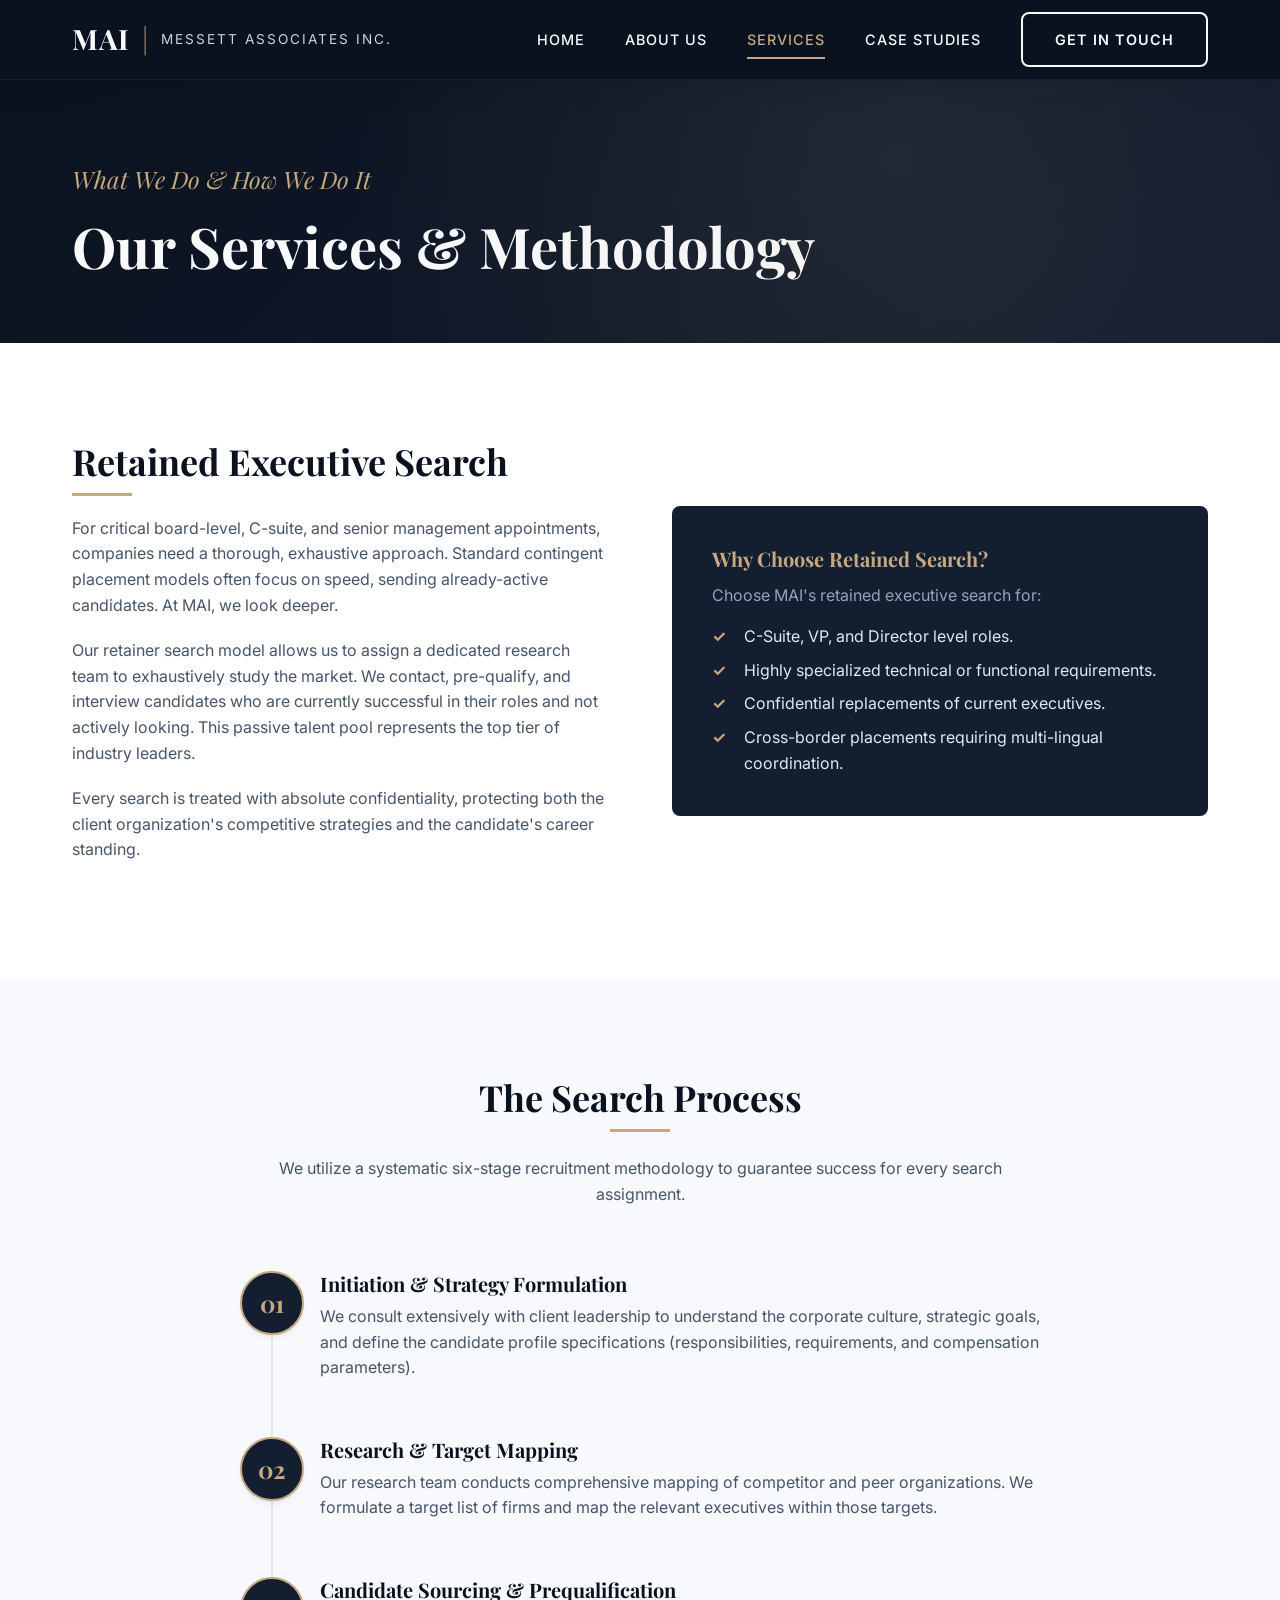
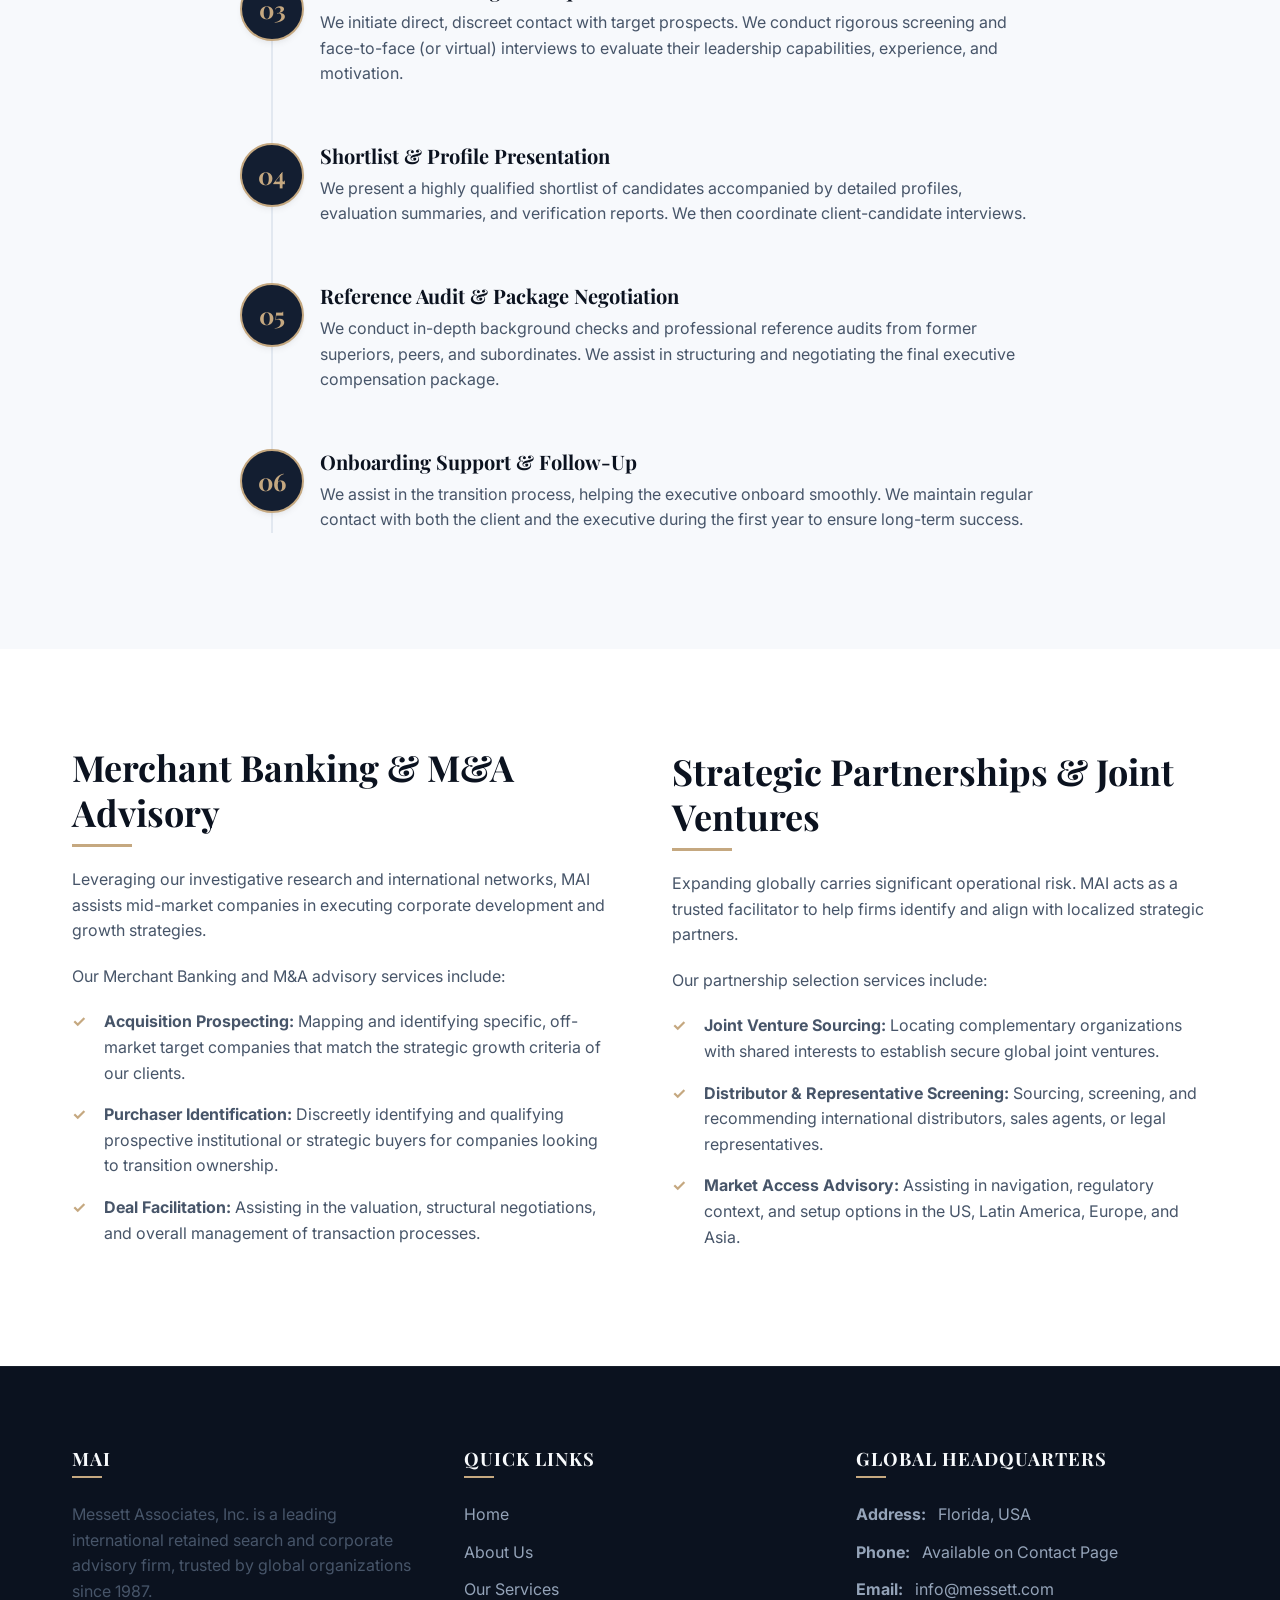
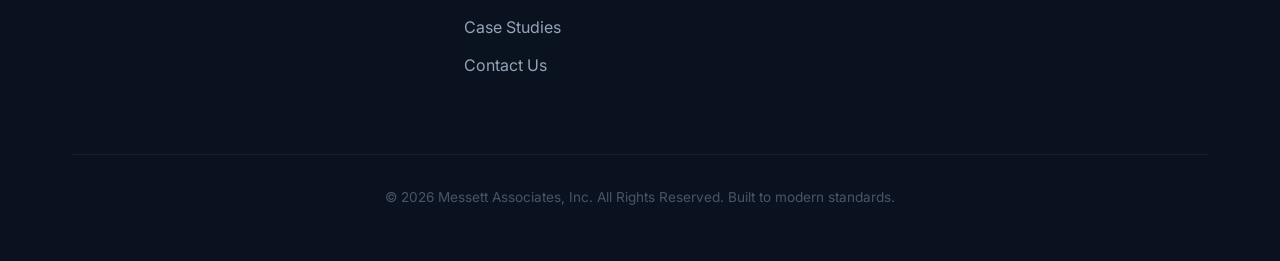
<file: services.html>
<!DOCTYPE html>
<html lang="en">
<head>
  <meta charset="UTF-8">
  <meta name="viewport" content="width=device-width, initial-scale=1.0">
  <title>Services & Methodology | Messett Associates, Inc.</title>
  <meta name="description" content="Explore MAI's services: Retained Executive Search, the 6-Step Search Process, and Merchant Banking M&A and Strategic Partnerships.">
  <link rel="stylesheet" href="style.css">
</head>
<body>

  <!-- Header -->
  <header class="header">
    <div class="container">
      <a href="index.html" class="logo" id="headerLogo">MAI <span class="logo-divider">|</span> <span class="logo-text">Messett Associates Inc.</span></a>
      <button class="nav-toggle" id="navToggle" aria-label="Toggle menu" aria-expanded="false">
        &#9776;
      </button>
      <nav class="nav" id="navMenu">
        <a href="index.html" class="nav-link" id="navHome">Home</a>
        <a href="about.html" class="nav-link" id="navAbout">About Us</a>
        <a href="services.html" class="nav-link" id="navServices">Services</a>
        <a href="cases.html" class="nav-link" id="navCases">Case Studies</a>
        <a href="contact.html" class="btn btn-outline-white" id="navContact">Get In Touch</a>
      </nav>
    </div>
  </header>

  <!-- Title Banner -->
  <section class="hero" style="padding: 5rem 0 4rem;">
    <div class="container">
      <p class="hero-subtitle">What We Do & How We Do It</p>
      <h1 class="hero-title" style="margin-bottom: 0;">Our Services & Methodology</h1>
    </div>
  </section>

  <!-- Retained Executive Search Detail -->
  <section class="section section-white" id="executive-search">
    <div class="container">
      <div class="grid-2">
        <div>
          <h2>Retained Executive Search</h2>
          <p>For critical board-level, C-suite, and senior management appointments, companies need a thorough, exhaustive approach. Standard contingent placement models often focus on speed, sending already-active candidates. At MAI, we look deeper.</p>
          <p>Our retainer search model allows us to assign a dedicated research team to exhaustively study the market. We contact, pre-qualify, and interview candidates who are currently successful in their roles and not actively looking. This passive talent pool represents the top tier of industry leaders.</p>
          <p>Every search is treated with absolute confidentiality, protecting both the client organization's competitive strategies and the candidate's career standing.</p>
        </div>
        <div class="callout" style="margin-top: 0;">
          <h4>Why Choose Retained Search?</h4>
          <p style="color: #94A3B8; margin-bottom: 1rem;">Choose MAI's retained executive search for:</p>
          <ul class="check-list">
            <li style="color: #E2E8F0; margin-bottom: 0.5rem;">C-Suite, VP, and Director level roles.</li>
            <li style="color: #E2E8F0; margin-bottom: 0.5rem;">Highly specialized technical or functional requirements.</li>
            <li style="color: #E2E8F0; margin-bottom: 0.5rem;">Confidential replacements of current executives.</li>
            <li style="color: #E2E8F0; margin-bottom: 0;">Cross-border placements requiring multi-lingual coordination.</li>
          </ul>
        </div>
      </div>
    </div>
  </section>

  <!-- The 6-Step Search Process Timeline -->
  <section class="section">
    <div class="container">
      <h2 class="center" style="text-align: center; margin-bottom: 1.5rem;" id="processHeading">The Search Process</h2>
      <p style="text-align: center; max-width: 800px; margin: 0 auto 3rem;" class="lead">
        We utilize a systematic six-stage recruitment methodology to guarantee success for every search assignment.
      </p>

      <div class="timeline">
        <!-- Step 1 -->
        <div class="timeline-item">
          <div class="timeline-number">01</div>
          <h3 class="timeline-title">Initiation & Strategy Formulation</h3>
          <p>We consult extensively with client leadership to understand the corporate culture, strategic goals, and define the candidate profile specifications (responsibilities, requirements, and compensation parameters).</p>
        </div>

        <!-- Step 2 -->
        <div class="timeline-item">
          <div class="timeline-number">02</div>
          <h3 class="timeline-title">Research & Target Mapping</h3>
          <p>Our research team conducts comprehensive mapping of competitor and peer organizations. We formulate a target list of firms and map the relevant executives within those targets.</p>
        </div>

        <!-- Step 3 -->
        <div class="timeline-item">
          <div class="timeline-number">03</div>
          <h3 class="timeline-title">Candidate Sourcing & Prequalification</h3>
          <p>We initiate direct, discreet contact with target prospects. We conduct rigorous screening and face-to-face (or virtual) interviews to evaluate their leadership capabilities, experience, and motivation.</p>
        </div>

        <!-- Step 4 -->
        <div class="timeline-item">
          <div class="timeline-number">04</div>
          <h3 class="timeline-title">Shortlist & Profile Presentation</h3>
          <p>We present a highly qualified shortlist of candidates accompanied by detailed profiles, evaluation summaries, and verification reports. We then coordinate client-candidate interviews.</p>
        </div>

        <!-- Step 5 -->
        <div class="timeline-item">
          <div class="timeline-number">05</div>
          <h3 class="timeline-title">Reference Audit & Package Negotiation</h3>
          <p>We conduct in-depth background checks and professional reference audits from former superiors, peers, and subordinates. We assist in structuring and negotiating the final executive compensation package.</p>
        </div>

        <!-- Step 6 -->
        <div class="timeline-item">
          <div class="timeline-number">06</div>
          <h3 class="timeline-title">Onboarding Support & Follow-Up</h3>
          <p>We assist in the transition process, helping the executive onboard smoothly. We maintain regular contact with both the client and the executive during the first year to ensure long-term success.</p>
        </div>
      </div>
    </div>
  </section>

  <!-- Merchant Banking & M&A / Partnerships -->
  <section class="section section-white" id="mergers-acquisitions">
    <div class="container">
      <div class="grid-2">
        <div>
          <h2>Merchant Banking & M&A Advisory</h2>
          <p>Leveraging our investigative research and international networks, MAI assists mid-market companies in executing corporate development and growth strategies.</p>
          <p>Our Merchant Banking and M&A advisory services include:</p>
          <ul class="check-list" style="margin-bottom: 1.5rem;">
            <li><strong>Acquisition Prospecting:</strong> Mapping and identifying specific, off-market target companies that match the strategic growth criteria of our clients.</li>
            <li><strong>Purchaser Identification:</strong> Discreetly identifying and qualifying prospective institutional or strategic buyers for companies looking to transition ownership.</li>
            <li><strong>Deal Facilitation:</strong> Assisting in the valuation, structural negotiations, and overall management of transaction processes.</li>
          </ul>
        </div>
        
        <div id="strategic-partnerships">
          <h2>Strategic Partnerships & Joint Ventures</h2>
          <p>Expanding globally carries significant operational risk. MAI acts as a trusted facilitator to help firms identify and align with localized strategic partners.</p>
          <p>Our partnership selection services include:</p>
          <ul class="check-list">
            <li><strong>Joint Venture Sourcing:</strong> Locating complementary organizations with shared interests to establish secure global joint ventures.</li>
            <li><strong>Distributor & Representative Screening:</strong> Sourcing, screening, and recommending international distributors, sales agents, or legal representatives.</li>
            <li><strong>Market Access Advisory:</strong> Assisting in navigation, regulatory context, and setup options in the US, Latin America, Europe, and Asia.</li>
          </ul>
        </div>
      </div>
    </div>
  </section>

  <!-- Footer -->
  <footer class="footer">
    <div class="container">
      <div class="grid-3">
        <div>
          <h4 id="footerBrand">MAI</h4>
          <p style="margin-top: 1rem;">Messett Associates, Inc. is a leading international retained search and corporate advisory firm, trusted by global organizations since 1987.</p>
        </div>
        <div>
          <h4>Quick Links</h4>
          <ul class="footer-links">
            <li><a href="index.html" id="footerLinkHome">Home</a></li>
            <li><a href="about.html" id="footerLinkAbout">About Us</a></li>
            <li><a href="services.html" id="footerLinkServices">Our Services</a></li>
            <li><a href="cases.html" id="footerLinkCases">Case Studies</a></li>
            <li><a href="contact.html" id="footerLinkContact">Contact Us</a></li>
          </ul>
        </div>
        <div class="footer-info">
          <h4>Global Headquarters</h4>
          <p><strong>Address:</strong> Florida, USA</p>
          <p><strong>Phone:</strong> Available on Contact Page</p>
          <p><strong>Email:</strong> info@messett.com</p>
        </div>
      </div>
      <div class="footer-bottom">
        <p>&copy; 2026 Messett Associates, Inc. All Rights Reserved. Built to modern standards.</p>
      </div>
    </div>
  </footer>

  <script src="script.js"></script>
</body>
</html>
</file>
<file: style.css>
@import url('https://fonts.googleapis.com/css2?family=Inter:wght@300;400;500;600;700&family=Playfair+Display:ital,wght@0,400;0,600;0,700;1,400&display=swap');

:root {
  /* Color Palette */
  --color-primary: #0B121F;      /* Deep Navy Black */
  --color-secondary: #131E31;    /* Slate Dark Blue */
  --color-accent: #C5A880;       /* Refined Bronze/Gold */
  --color-accent-light: #E8DCC4; /* Light gold tint */
  --color-accent-hover: #DAB68B;
  
  --color-bg-light: #F7F9FC;     /* Light Gray/Blue for body panels */
  --color-bg-white: #FFFFFF;     /* Pure white for cards */
  --color-border: #E2E8F0;       /* Border dividers */
  
  --color-text-primary: #0F172A; /* Slate 900 for dark text */
  --color-text-muted: #475569;   /* Slate 600 for subtext */
  --color-text-light: #F8FAFC;   /* Slate 50 for light text */
  
  /* Typography */
  --font-serif: 'Playfair Display', Georgia, serif;
  --font-sans: 'Inter', system-ui, -apple-system, sans-serif;
  
  /* Layout Options */
  --max-width: 1200px;
  --header-height: 80px;
  --border-radius: 8px;
  --transition: all 0.3s cubic-bezier(0.4, 0, 0.2, 1);
  --shadow: 0 4px 6px -1px rgba(0, 0, 0, 0.05), 0 2px 4px -1px rgba(0, 0, 0, 0.03);
  --shadow-hover: 0 20px 25px -5px rgba(0, 0, 0, 0.1), 0 10px 10px -5px rgba(0, 0, 0, 0.04);
}

/* Reset */
*, *::before, *::after {
  box-sizing: border-box;
  margin: 0;
  padding: 0;
}

html {
  scroll-behavior: smooth;
  -webkit-text-size-adjust: 100%;
}

body {
  font-family: var(--font-sans);
  color: var(--color-text-primary);
  background-color: var(--color-bg-light);
  line-height: 1.6;
  font-weight: 400;
  overflow-x: hidden;
}

/* Typography */
h1, h2, h3, h4, h5, h6 {
  font-family: var(--font-serif);
  font-weight: 700;
  line-height: 1.25;
  color: var(--color-primary);
}

h1 {
  font-size: 2.75rem;
  margin-bottom: 1.5rem;
}

h2 {
  font-size: 2.25rem;
  margin-bottom: 1.25rem;
  position: relative;
  padding-bottom: 0.75rem;
}

h2::after {
  content: '';
  position: absolute;
  left: 0;
  bottom: 0;
  width: 60px;
  height: 3px;
  background-color: var(--color-accent);
}

h2.center::after {
  left: 50%;
  transform: translateX(-50%);
}

h3 {
  font-size: 1.5rem;
  margin-bottom: 1rem;
}

p {
  margin-bottom: 1.25rem;
  color: var(--color-text-muted);
}

a {
  color: inherit;
  text-decoration: none;
  transition: var(--transition);
}

/* Layout Utilities */
.container {
  width: 100%;
  max-width: var(--max-width);
  margin: 0 auto;
  padding: 0 2rem;
}

.section {
  padding: 6rem 0;
}

.section-dark {
  background-color: var(--color-primary);
  color: var(--color-text-light);
}

.section-dark h1,
.section-dark h2,
.section-dark h3 {
  color: var(--color-text-light);
}

.section-dark p {
  color: #94A3B8;
}

.section-white {
  background-color: var(--color-bg-white);
}

.grid-2 {
  display: grid;
  grid-template-columns: repeat(2, 1fr);
  gap: 4rem;
  align-items: center;
}

.grid-3 {
  display: grid;
  grid-template-columns: repeat(3, 1fr);
  gap: 2.5rem;
}

@media (max-width: 968px) {
  .grid-2, .grid-3 {
    grid-template-columns: 1fr;
    gap: 3rem;
  }
  
  .section {
    padding: 4rem 0;
  }
  
  h1 {
    font-size: 2.25rem;
  }
  
  h2 {
    font-size: 1.75rem;
  }
}

/* Header & Navigation */
.header {
  height: var(--header-height);
  background-color: var(--color-primary);
  color: var(--color-text-light);
  position: sticky;
  top: 0;
  z-index: 1000;
  border-bottom: 1px solid rgba(255, 255, 255, 0.05);
  box-shadow: 0 4px 30px rgba(0, 0, 0, 0.1);
}

.header .container {
  height: 100%;
  display: flex;
  justify-content: space-between;
  align-items: center;
}

.logo {
  font-family: var(--font-serif);
  font-size: 1.75rem;
  font-weight: 700;
  letter-spacing: 1px;
  display: inline-flex;
  align-items: center;
  gap: 0.75rem;
}

.logo .logo-divider {
  color: var(--color-accent);
  font-weight: 300;
  opacity: 0.8;
}

.logo .logo-text {
  font-family: var(--font-sans);
  font-size: 0.85rem;
  font-weight: 400;
  letter-spacing: 2px;
  text-transform: uppercase;
  color: #E2E8F0;
  opacity: 0.9;
  white-space: nowrap;
}

@media (max-width: 576px) {
  .logo .logo-divider,
  .logo .logo-text {
    display: none;
  }
}

.nav {
  display: flex;
  align-items: center;
  gap: 2.5rem;
}

.nav-link {
  font-size: 0.9rem;
  font-weight: 500;
  text-transform: uppercase;
  letter-spacing: 1px;
  position: relative;
  padding: 0.5rem 0;
}

.nav-link::after {
  content: '';
  position: absolute;
  left: 0;
  bottom: 0;
  width: 0;
  height: 2px;
  background-color: var(--color-accent);
  transition: var(--transition);
}

.nav-link:hover::after,
.nav-link.active::after {
  width: 100%;
}

.nav-link:hover,
.nav-link.active {
  color: var(--color-accent);
}

.nav-toggle {
  display: none;
  background: none;
  border: none;
  color: var(--color-text-light);
  font-size: 1.5rem;
  cursor: pointer;
}

@media (max-width: 768px) {
  .nav {
    position: fixed;
    top: var(--header-height);
    left: -100%;
    width: 100%;
    height: calc(100vh - var(--header-height));
    background-color: var(--color-secondary);
    flex-direction: column;
    padding: 3rem 0;
    transition: var(--transition);
    border-top: 1px solid rgba(255, 255, 255, 0.05);
  }
  
  .nav.open {
    left: 0;
  }
  
  .nav-toggle {
    display: block;
  }
}

/* Button Utilities */
.btn {
  display: inline-flex;
  align-items: center;
  justify-content: center;
  padding: 0.85rem 2rem;
  font-size: 0.9rem;
  font-weight: 600;
  letter-spacing: 1px;
  text-transform: uppercase;
  border-radius: var(--border-radius);
  border: 2px solid transparent;
  cursor: pointer;
  transition: var(--transition);
}

.btn-primary {
  background-color: var(--color-accent);
  color: var(--color-primary);
}

.btn-primary:hover {
  background-color: var(--color-accent-hover);
  transform: translateY(-2px);
  box-shadow: 0 4px 15px rgba(197, 168, 128, 0.4);
}

.btn-outline {
  border-color: var(--color-accent);
  color: var(--color-accent);
  background: transparent;
}

.btn-outline:hover {
  background-color: var(--color-accent);
  color: var(--color-primary);
  transform: translateY(-2px);
  box-shadow: 0 4px 15px rgba(197, 168, 128, 0.2);
}

.btn-outline-white {
  border-color: var(--color-text-light);
  color: var(--color-text-light);
  background: transparent;
}

.btn-outline-white:hover {
  background-color: var(--color-text-light);
  color: var(--color-primary);
  transform: translateY(-2px);
}

/* Hero Section */
.hero {
  padding: 8rem 0;
  background: linear-gradient(135deg, var(--color-primary) 0%, var(--color-secondary) 100%);
  color: var(--color-text-light);
  position: relative;
  overflow: hidden;
}

.hero::before {
  content: '';
  position: absolute;
  top: 0;
  left: 0;
  width: 100%;
  height: 100%;
  background: radial-gradient(circle at 70% 30%, rgba(197, 168, 128, 0.1) 0%, transparent 60%);
  pointer-events: none;
}

.hero-subtitle {
  font-family: var(--font-serif);
  font-size: 1.5rem;
  color: var(--color-accent);
  margin-bottom: 1rem;
  font-style: italic;
}

.hero-title {
  font-size: 3.5rem;
  line-height: 1.15;
  margin-bottom: 2rem;
  color: var(--color-text-light);
}

.hero-desc {
  font-size: 1.15rem;
  max-width: 600px;
  color: #94A3B8;
  margin-bottom: 2.5rem;
}

.hero-actions {
  display: flex;
  gap: 1.5rem;
}

@media (max-width: 768px) {
  .hero-title {
    font-size: 2.5rem;
  }
  
  .hero-subtitle {
    font-size: 1.25rem;
  }
  
  .hero-actions {
    flex-direction: column;
    gap: 1rem;
  }
}

/* Cards & Content Blocks */
.card {
  background-color: var(--color-bg-white);
  border: 1px solid var(--color-border);
  border-radius: var(--border-radius);
  padding: 3rem 2.25rem;
  transition: var(--transition);
  box-shadow: var(--shadow);
}

.card:hover {
  transform: translateY(-5px);
  box-shadow: var(--shadow-hover);
  border-color: var(--color-accent);
}

.card-icon {
  width: 50px;
  height: 50px;
  border-radius: 50%;
  background-color: rgba(197, 168, 128, 0.1);
  display: flex;
  align-items: center;
  justify-content: center;
  color: var(--color-accent);
  font-size: 1.5rem;
  margin-bottom: 1.75rem;
}

.card-title {
  font-size: 1.35rem;
  margin-bottom: 1rem;
}

.card-link {
  display: inline-flex;
  align-items: center;
  gap: 0.5rem;
  color: var(--color-accent);
  font-weight: 600;
  margin-top: 1rem;
  font-size: 0.9rem;
}

.card-link:hover {
  color: var(--color-primary);
}

/* Features List / Assignment List */
.check-list {
  list-style: none;
}

.check-list li {
  position: relative;
  padding-left: 2rem;
  margin-bottom: 1rem;
  color: var(--color-text-muted);
}

.check-list li::before {
  content: '✓';
  position: absolute;
  left: 0;
  top: 0;
  color: var(--color-accent);
  font-weight: bold;
}

/* Timeline Process (6 steps) */
.timeline {
  position: relative;
  max-width: 800px;
  margin: 4rem auto 0;
}

.timeline::before {
  content: '';
  position: absolute;
  top: 0;
  bottom: 0;
  left: 31px;
  width: 2px;
  background-color: var(--color-border);
}

.timeline-item {
  position: relative;
  padding-left: 5rem;
  margin-bottom: 3.5rem;
}

.timeline-item:last-child {
  margin-bottom: 0;
}

.timeline-number {
  position: absolute;
  left: 0;
  top: 0;
  width: 64px;
  height: 64px;
  background-color: var(--color-secondary);
  border: 2px solid var(--color-accent);
  color: var(--color-accent);
  border-radius: 50%;
  display: flex;
  align-items: center;
  justify-content: center;
  font-family: var(--font-serif);
  font-size: 1.5rem;
  font-weight: 700;
  box-shadow: var(--shadow);
  z-index: 2;
  transition: var(--transition);
}

.timeline-item:hover .timeline-number {
  background-color: var(--color-accent);
  color: var(--color-primary);
}

.timeline-title {
  margin-bottom: 0.5rem;
  font-size: 1.25rem;
}

/* Forms */
.form-group {
  margin-bottom: 1.5rem;
}

.form-label {
  display: block;
  font-size: 0.85rem;
  font-weight: 600;
  text-transform: uppercase;
  letter-spacing: 0.5px;
  color: var(--color-primary);
  margin-bottom: 0.5rem;
}

.form-input, .form-textarea, .form-select {
  width: 100%;
  padding: 1rem;
  border: 1px solid var(--color-border);
  border-radius: var(--border-radius);
  font-family: var(--font-sans);
  font-size: 0.95rem;
  color: var(--color-text-primary);
  background-color: var(--color-bg-light);
  transition: var(--transition);
}

.form-input:focus, .form-textarea:focus, .form-select:focus {
  outline: none;
  border-color: var(--color-accent);
  background-color: var(--color-bg-white);
  box-shadow: 0 0 0 3px rgba(197, 168, 128, 0.15);
}

.form-textarea {
  min-height: 150px;
  resize: vertical;
}

/* Biography Profile Section */
.bio-image {
  background: var(--color-primary);
  border-radius: var(--border-radius);
  padding: 2rem;
  display: flex;
  flex-direction: column;
  align-items: center;
  justify-content: center;
  color: var(--color-text-light);
  box-shadow: var(--shadow);
  position: relative;
  overflow: hidden;
}

.bio-image::before {
  content: '';
  position: absolute;
  width: 200px;
  height: 200px;
  background: radial-gradient(circle, rgba(197, 168, 128, 0.15) 0%, transparent 70%);
  top: -50px;
  right: -50px;
}

.bio-avatar {
  width: 120px;
  height: 120px;
  border-radius: 50%;
  background: linear-gradient(135deg, var(--color-accent) 0%, var(--color-secondary) 100%);
  display: flex;
  align-items: center;
  justify-content: center;
  font-family: var(--font-serif);
  font-size: 3rem;
  font-weight: bold;
  color: var(--color-primary);
  border: 4px solid var(--color-accent);
  margin-bottom: 1.5rem;
}

.bio-name {
  font-size: 1.5rem;
  color: var(--color-text-light);
  margin-bottom: 0.25rem;
}

.bio-title {
  color: var(--color-accent);
  font-style: italic;
  font-size: 0.95rem;
  margin-bottom: 1rem;
}

/* S. Florida Business Journal Article Styling */
.article-block {
  background-color: var(--color-bg-white);
  border-left: 4px solid var(--color-accent);
  padding: 3rem;
  border-radius: 0 var(--border-radius) var(--border-radius) 0;
  box-shadow: var(--shadow);
}

.article-header {
  border-bottom: 1px solid var(--color-border);
  padding-bottom: 1.5rem;
  margin-bottom: 2rem;
}

.article-meta {
  font-size: 0.85rem;
  text-transform: uppercase;
  letter-spacing: 1px;
  color: var(--color-accent);
  font-weight: 600;
  margin-bottom: 0.5rem;
}

.article-headline {
  font-size: 2rem;
  color: var(--color-primary);
}

.article-body {
  font-size: 1.05rem;
  line-height: 1.8;
  color: var(--color-text-muted);
}

.article-body p {
  margin-bottom: 1.5rem;
}

/* Callout Box */
.callout {
  background-color: var(--color-secondary);
  color: var(--color-text-light);
  padding: 2.5rem;
  border-radius: var(--border-radius);
  margin-top: 3rem;
}

.callout h4 {
  color: var(--color-accent);
  margin-bottom: 0.75rem;
  font-family: var(--font-serif);
  font-size: 1.25rem;
}

.callout p {
  color: #94A3B8;
  margin-bottom: 0;
}

/* Footer */
.footer {
  background-color: var(--color-primary);
  color: #94A3B8;
  padding: 5rem 0 2rem;
  border-top: 1px solid rgba(255, 255, 255, 0.05);
}

.footer h4 {
  color: var(--color-text-light);
  font-size: 1.15rem;
  margin-bottom: 1.5rem;
  text-transform: uppercase;
  letter-spacing: 1px;
  position: relative;
  padding-bottom: 0.5rem;
}

.footer h4::after {
  content: '';
  position: absolute;
  left: 0;
  bottom: 0;
  width: 30px;
  height: 2px;
  background-color: var(--color-accent);
}

.footer-links {
  list-style: none;
}

.footer-links li {
  margin-bottom: 0.75rem;
}

.footer-links a {
  transition: var(--transition);
}

.footer-links a:hover {
  color: var(--color-accent);
  padding-left: 5px;
}

.footer-info p {
  color: #94A3B8;
  margin-bottom: 0.75rem;
  display: flex;
  align-items: center;
  gap: 0.75rem;
}

.footer-bottom {
  margin-top: 4rem;
  padding-top: 2rem;
  border-top: 1px solid rgba(255, 255, 255, 0.05);
  text-align: center;
  font-size: 0.85rem;
}

.footer-bottom a {
  color: var(--color-accent);
}

.footer-bottom a:hover {
  text-decoration: underline;
}

/* Success / Error Messages */
.message {
  padding: 1rem;
  border-radius: var(--border-radius);
  margin-bottom: 1.5rem;
  font-weight: 500;
  display: none;
}

.message-success {
  background-color: #DEF7EC;
  color: #03543F;
  border: 1px solid #BCF0DA;
}

.message-error {
  background-color: #FDE8E8;
  color: #9B1C1C;
  border: 1px solid #FBD5D5;
}

/* Performance & Metrics Styles */
.stats-grid {
  display: grid;
  grid-template-columns: repeat(4, 1fr);
  gap: 2rem;
  margin-bottom: 4rem;
  text-align: center;
}

.stat-item {
  background: var(--color-bg-white);
  border: 1px solid var(--color-border);
  padding: 2.5rem 1.5rem;
  border-radius: var(--border-radius);
  box-shadow: var(--shadow);
  transition: var(--transition);
}

.stat-item:hover {
  transform: translateY(-3px);
  border-color: var(--color-accent);
}

.stat-item-dark {
  background: var(--color-secondary);
  border: 1px solid rgba(255, 255, 255, 0.05);
}

.stat-item-dark:hover {
  border-color: var(--color-accent);
}

.stat-number {
  font-family: var(--font-serif);
  font-size: 3rem;
  color: var(--color-accent);
  font-weight: 700;
  line-height: 1;
  margin-bottom: 0.5rem;
}

.stat-label {
  font-size: 0.85rem;
  color: var(--color-text-muted);
  text-transform: uppercase;
  letter-spacing: 1px;
}

.stat-item-dark .stat-label {
  color: #94A3B8;
}

.chart-grid {
  display: grid;
  grid-template-columns: repeat(2, 1fr);
  gap: 3rem;
}

.chart-card {
  background: var(--color-bg-white);
  border: 1px solid var(--color-border);
  padding: 2.5rem;
  border-radius: var(--border-radius);
  box-shadow: var(--shadow);
}

.chart-card-dark {
  background: var(--color-secondary);
  border: 1px solid rgba(255, 255, 255, 0.05);
}

.chart-title {
  font-size: 1.35rem;
  margin-bottom: 1.75rem;
  color: var(--color-primary);
  border-bottom: 1px solid var(--color-border);
  padding-bottom: 0.75rem;
}

.chart-card-dark .chart-title {
  color: var(--color-text-light);
  border-bottom-color: rgba(255, 255, 255, 0.05);
}

.bar-row {
  margin-bottom: 1.5rem;
}

.bar-row:last-child {
  margin-bottom: 0;
}

.bar-label {
  display: flex;
  justify-content: space-between;
  font-size: 0.9rem;
  margin-bottom: 0.5rem;
  color: var(--color-text-primary);
  font-weight: 500;
}

.chart-card-dark .bar-label {
  color: #E2E8F0;
}

.bar-label span {
  color: var(--color-accent);
  font-weight: 600;
}

.bar-track {
  height: 8px;
  background-color: var(--color-bg-light);
  border-radius: 4px;
  overflow: hidden;
}

.chart-card-dark .bar-track {
  background-color: rgba(255, 255, 255, 0.08);
}

.bar-fill {
  height: 100%;
  background-color: var(--color-accent);
  border-radius: 4px;
  transition: width 1.5s cubic-bezier(0.1, 0.8, 0.2, 1);
}

@media (max-width: 968px) {
  .stats-grid {
    grid-template-columns: repeat(2, 1fr);
    gap: 1.5rem;
  }
  
  .chart-grid {
    grid-template-columns: 1fr;
    gap: 2rem;
  }
}

@media (max-width: 480px) {
  .stats-grid {
    grid-template-columns: 1fr;
  }
}
</file>
